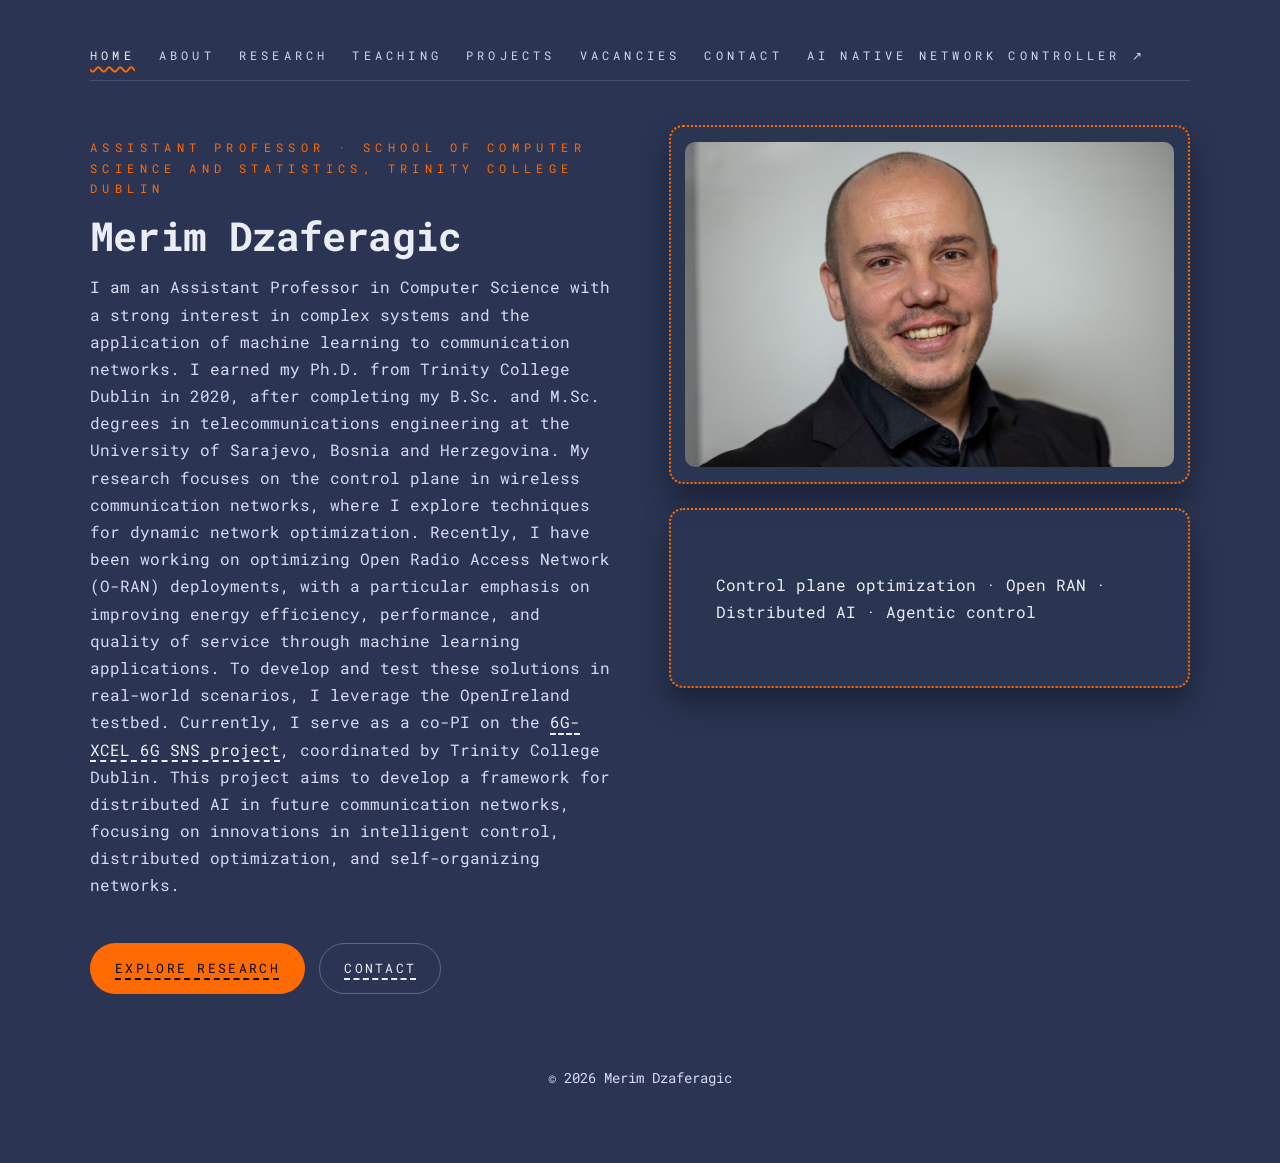
<file: index.html>
<!doctype html>
<html lang="en">
  <head>
    <meta charset="utf-8" />
    <meta name="viewport" content="width=device-width, initial-scale=1" />
    <title>Merim Dzaferagic — Computer Science · Trinity College Dublin</title>
    <meta
      name="description"
      content="Assistant Professor Merim Dzaferagic studies complex systems, machine learning, and communication networks at Trinity College Dublin."
    />
    <link rel="preconnect" href="https://fonts.googleapis.com" />
    <link rel="preconnect" href="https://fonts.gstatic.com" crossorigin />
    <link rel="stylesheet" href="styles.css" />
  </head>
  <body>
    <a class="skip-link" href="#main-content">Skip to main content</a>
    <div class="page-shell">
      <header class="site-header">
        <input type="checkbox" id="nav-toggle" class="nav-toggle-checkbox" />
        <label for="nav-toggle" class="nav-toggle" aria-label="Toggle navigation">
          <span class="nav-toggle-icon" aria-hidden="true"></span>
        </label>
        <nav class="site-nav" aria-label="Primary">
          <a href="index.html" class="active" aria-current="page">Home</a>
          <a href="about.html">About</a>
          <a href="research.html">Research</a>
          <a href="teaching.html">Teaching</a>
          <a href="projects.html">Projects</a>
          <a href="vacancies.html">Vacancies</a>
          <a href="contact.html">Contact</a>
          <a href="https://merimdzaferagic.github.io/ai_nn_controller/index.html" target="_blank" rel="noreferrer">AI Native Network Controller ↗</a>
        </nav>
      </header>

      <main id="main-content">
        <section class="hero">
          <div class="hero-content">
            <p class="eyebrow">Assistant Professor · School of Computer Science and Statistics, Trinity College Dublin</p>
            <h1>Merim Dzaferagic</h1>
            <p class="intro">
              I am an Assistant Professor in Computer Science with a strong interest in complex systems and the application of machine learning to communication networks. I earned my Ph.D. from Trinity College Dublin in 2020, after completing my B.Sc. and M.Sc. degrees in telecommunications engineering at the University of Sarajevo, Bosnia and Herzegovina. My research focuses on the control plane in wireless communication networks, where I explore techniques for dynamic network optimization. Recently, I have been working on optimizing Open Radio Access Network (O-RAN) deployments, with a particular emphasis on improving energy efficiency, performance, and quality of service through machine learning applications. To develop and test these solutions in real-world scenarios, I leverage the OpenIreland testbed. Currently, I serve as a co-PI on the <a href="https://www.6g-xcel.eu/" target="_blank" rel="noreferrer">6G-XCEL 6G SNS project</a>, coordinated by Trinity College Dublin. This project aims to develop a framework for distributed AI in future communication networks, focusing on innovations in intelligent control, distributed optimization, and self-organizing networks.
            </p>
            <div class="hero-actions">
              <a class="btn primary" href="research.html">Explore research</a>
              <a class="btn ghost" href="contact.html">Contact</a>
            </div>
          </div>
          <div class="hero-media">
            <div class="hero-image">
              <img
                src="assets/img/profile.jpg"
                alt="Portrait of Merim Dzaferagic"
                loading="lazy"
              />
            </div>
            <div class="hero-card">
              <p>
                Control plane optimization · Open RAN · Distributed AI · Agentic control
              </p>
              <div class="hero-card-meta">
              </div>
            </div>
          </div>
        </section>
      </main>

      <footer class="site-footer">
        <p>© 2026 Merim Dzaferagic</p>
      </footer>
    </div>
  </body>
</html>
</file>
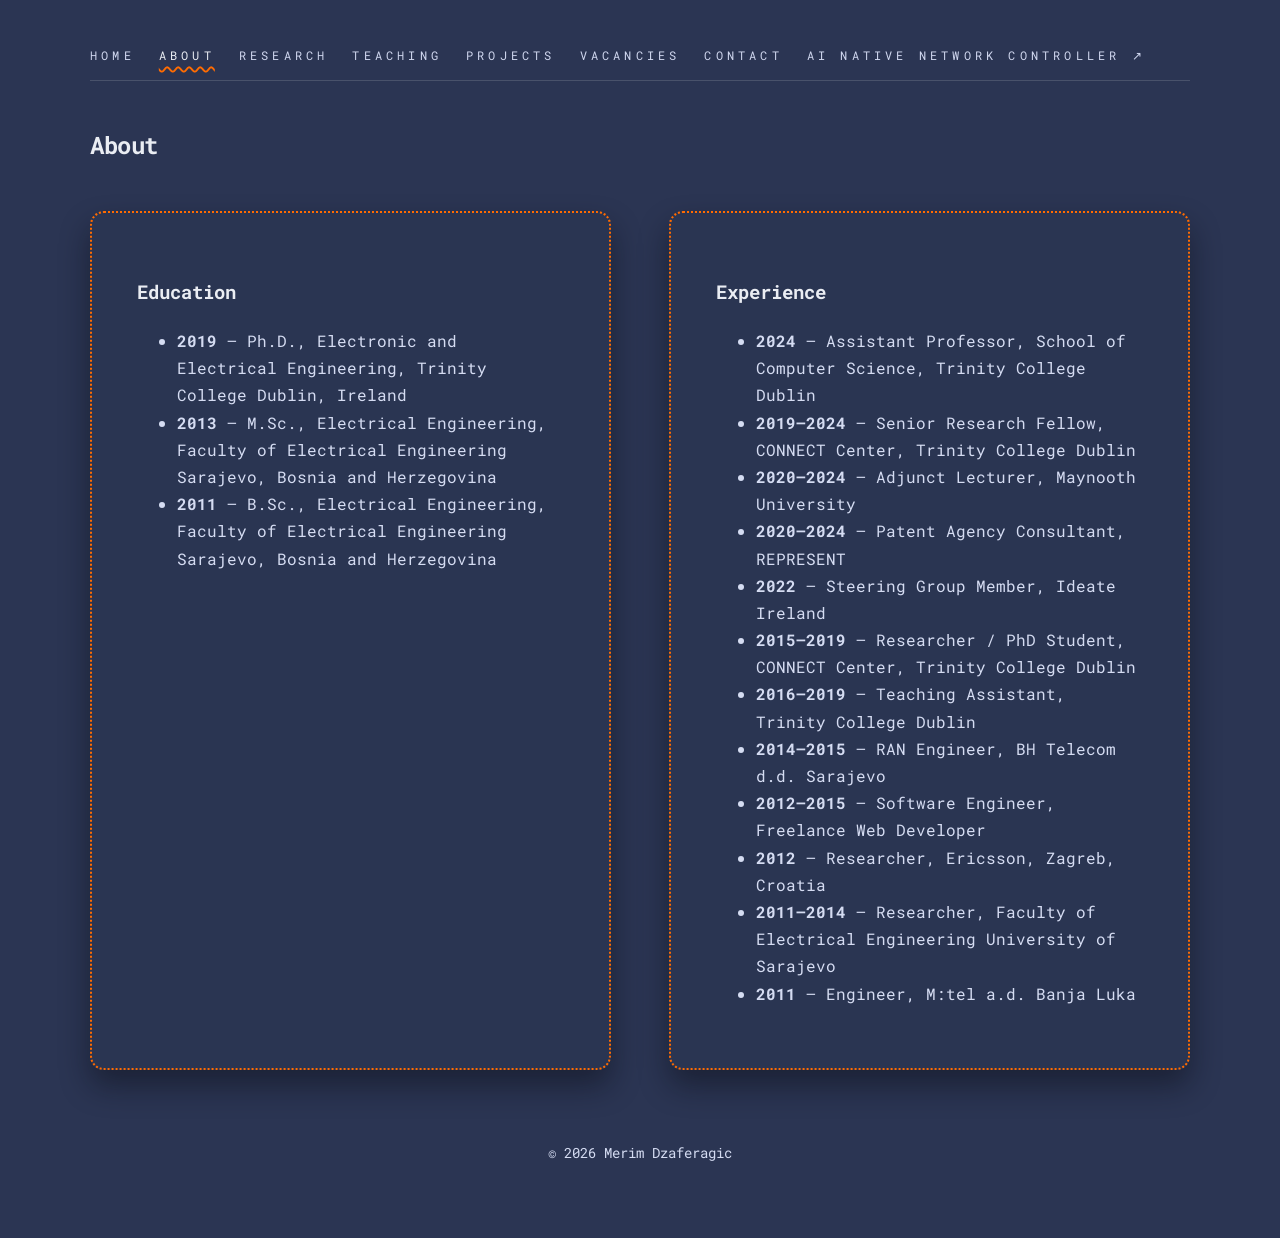
<file: about.html>
<!doctype html>
<html lang="en">
  <head>
    <meta charset="utf-8" />
    <meta name="viewport" content="width=device-width, initial-scale=1" />
    <title>About · Merim Dzaferagic</title>
    <meta
      name="description"
      content="Education, experience, and trajectory of Assistant Professor Merim Dzaferagic at Trinity College Dublin."
    />
    <link rel="preconnect" href="https://fonts.googleapis.com" />
    <link rel="preconnect" href="https://fonts.gstatic.com" crossorigin />
    <link rel="stylesheet" href="styles.css" />
  </head>
  <body>
    <a class="skip-link" href="#main-content">Skip to main content</a>
    <div class="page-shell">
      <header class="site-header">
        <input type="checkbox" id="nav-toggle" class="nav-toggle-checkbox" />
        <label for="nav-toggle" class="nav-toggle" aria-label="Toggle navigation">
          <span class="nav-toggle-icon" aria-hidden="true"></span>
        </label>
        <nav class="site-nav" aria-label="Primary">
          <a href="index.html">Home</a>
          <a href="about.html" class="active" aria-current="page">About</a>
          <a href="research.html">Research</a>
          <a href="teaching.html">Teaching</a>
          <a href="projects.html">Projects</a>
          <a href="vacancies.html">Vacancies</a>
          <a href="contact.html">Contact</a>
          <a href="https://merimdzaferagic.github.io/ai_nn_controller/index.html" target="_blank" rel="noreferrer">AI Native Network Controller ↗</a>
        </nav>
      </header>

      <main id="main-content">
        <section class="section">
          <div class="section-heading">
            <h1>About</h1>
            <p class="section-subtitle">
            </p>
          </div>
          <div class="about-grid">
            <div class="card">
              <h3>Education</h3>
              <ul>
                <li><strong>2019</strong> — Ph.D., Electronic and Electrical Engineering, Trinity College Dublin, Ireland</li>
                <li><strong>2013</strong> — M.Sc., Electrical Engineering, Faculty of Electrical Engineering Sarajevo, Bosnia and Herzegovina</li>
                <li><strong>2011</strong> — B.Sc., Electrical Engineering, Faculty of Electrical Engineering Sarajevo, Bosnia and Herzegovina</li>
              </ul>
            </div>
            <div class="card">
              <h3>Experience</h3>
              <ul>
                <li><strong>2024</strong> — Assistant Professor, School of Computer Science, Trinity College Dublin</li>
                <li><strong>2019–2024</strong> — Senior Research Fellow, CONNECT Center, Trinity College Dublin</li>
                <li><strong>2020–2024</strong> — Adjunct Lecturer, Maynooth University</li>
                <li><strong>2020–2024</strong> — Patent Agency Consultant, REPRESENT</li>
                <li><strong>2022</strong> — Steering Group Member, Ideate Ireland</li>
                <li><strong>2015–2019</strong> — Researcher / PhD Student, CONNECT Center, Trinity College Dublin</li>
                <li><strong>2016–2019</strong> — Teaching Assistant, Trinity College Dublin</li>
                <li><strong>2014–2015</strong> — RAN Engineer, BH Telecom d.d. Sarajevo</li>
                <li><strong>2012–2015</strong> — Software Engineer, Freelance Web Developer</li>
                <li><strong>2012</strong> — Researcher, Ericsson, Zagreb, Croatia</li>
                <li><strong>2011–2014</strong> — Researcher, Faculty of Electrical Engineering University of Sarajevo</li>
                <li><strong>2011</strong> — Engineer, M:tel a.d. Banja Luka</li>
              </ul>
            </div>
          </div>
        </section>
      </main>

      <footer class="site-footer">
        <p>© 2026 Merim Dzaferagic</p>
      </footer>
    </div>
  </body>
</html>
</file>
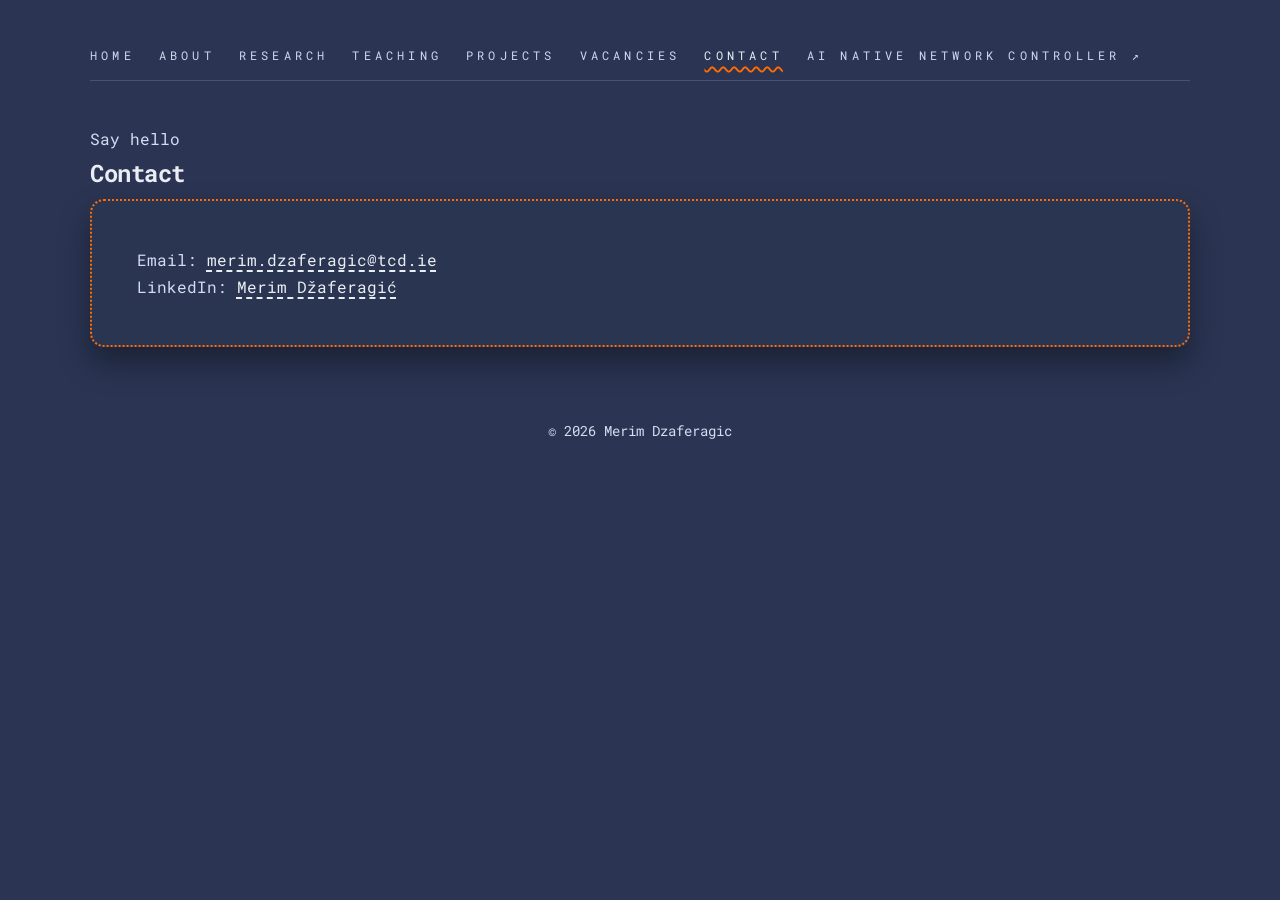
<file: contact.html>
<!doctype html>
<html lang="en">
  <head>
    <meta charset="utf-8" />
    <meta name="viewport" content="width=device-width, initial-scale=1" />
    <title>Contact · Merim Dzaferagic</title>
    <meta
      name="description"
      content="Contact Assistant Professor Merim Dzaferagic by email or LinkedIn for collaboration on distributed AI and wireless systems."
    />
    <link rel="preconnect" href="https://fonts.googleapis.com" />
    <link rel="preconnect" href="https://fonts.gstatic.com" crossorigin />
    <link rel="stylesheet" href="styles.css" />
  </head>
  <body>
    <a class="skip-link" href="#main-content">Skip to main content</a>
    <div class="page-shell">
      <header class="site-header">
        <input type="checkbox" id="nav-toggle" class="nav-toggle-checkbox" />
        <label for="nav-toggle" class="nav-toggle" aria-label="Toggle navigation">
          <span class="nav-toggle-icon" aria-hidden="true"></span>
        </label>
        <nav class="site-nav" aria-label="Primary">
          <a href="index.html">Home</a>
          <a href="about.html">About</a>
          <a href="research.html">Research</a>
          <a href="teaching.html">Teaching</a>
          <a href="projects.html">Projects</a>
          <a href="vacancies.html">Vacancies</a>
          <a href="contact.html" class="active" aria-current="page">Contact</a>
          <a href="https://merimdzaferagic.github.io/ai_nn_controller/index.html" target="_blank" rel="noreferrer">AI Native Network Controller ↗</a>
        </nav>
      </header>

      <main id="main-content">
        <section class="section">
          <div class="section-heading">
            <p class="eyebrow">Say hello</p>
            <h1>Contact</h1>
          </div>
          <div class="card contact-card">
            <p>
              Email: <a href="mailto:merim.dzaferagic@tcd.ie">merim.dzaferagic@tcd.ie</a>
            </p>
            <p>
              LinkedIn: <a href="https://www.linkedin.com/in/merim-džaferagić-71500198" target="_blank" rel="noreferrer">Merim Džaferagić</a>
            </p>
          </div>
        </section>
      </main>

      <footer class="site-footer">
        <p>© 2026 Merim Dzaferagic</p>
      </footer>
    </div>
  </body>
</html>
</file>
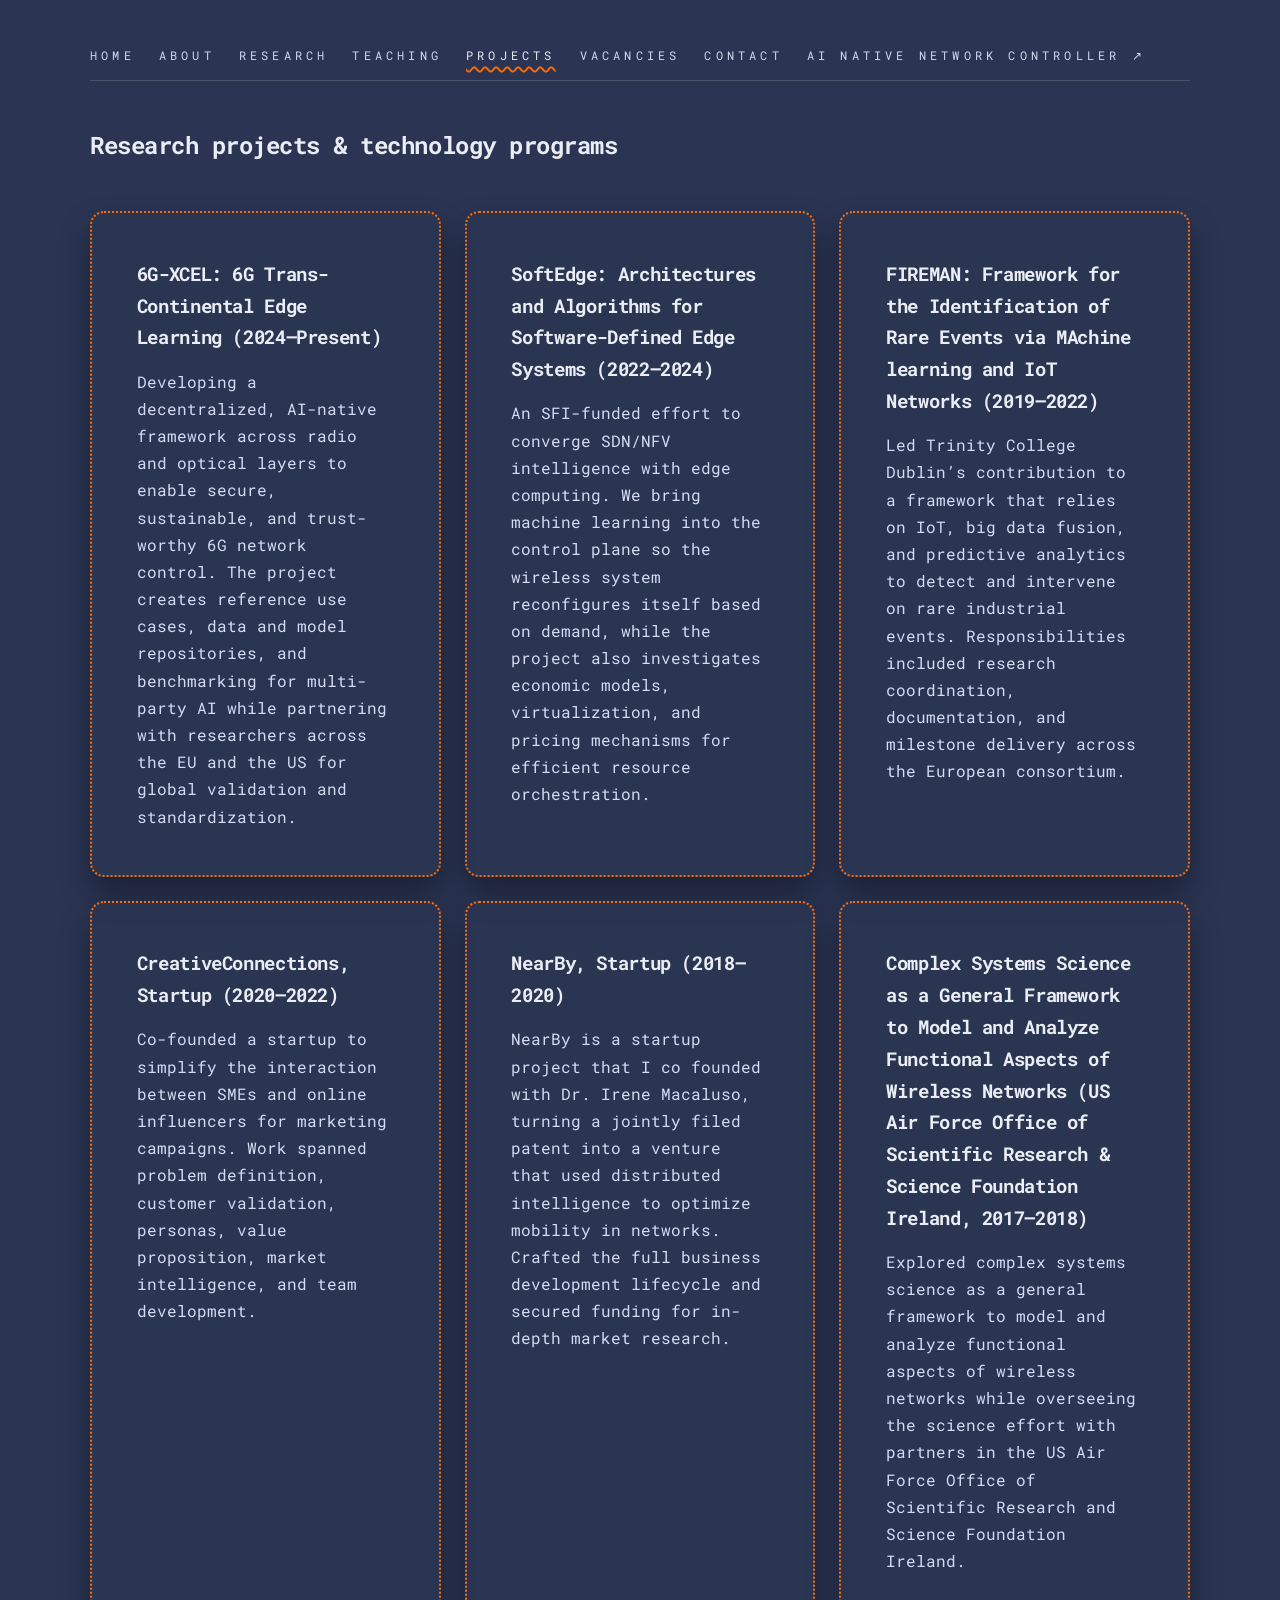
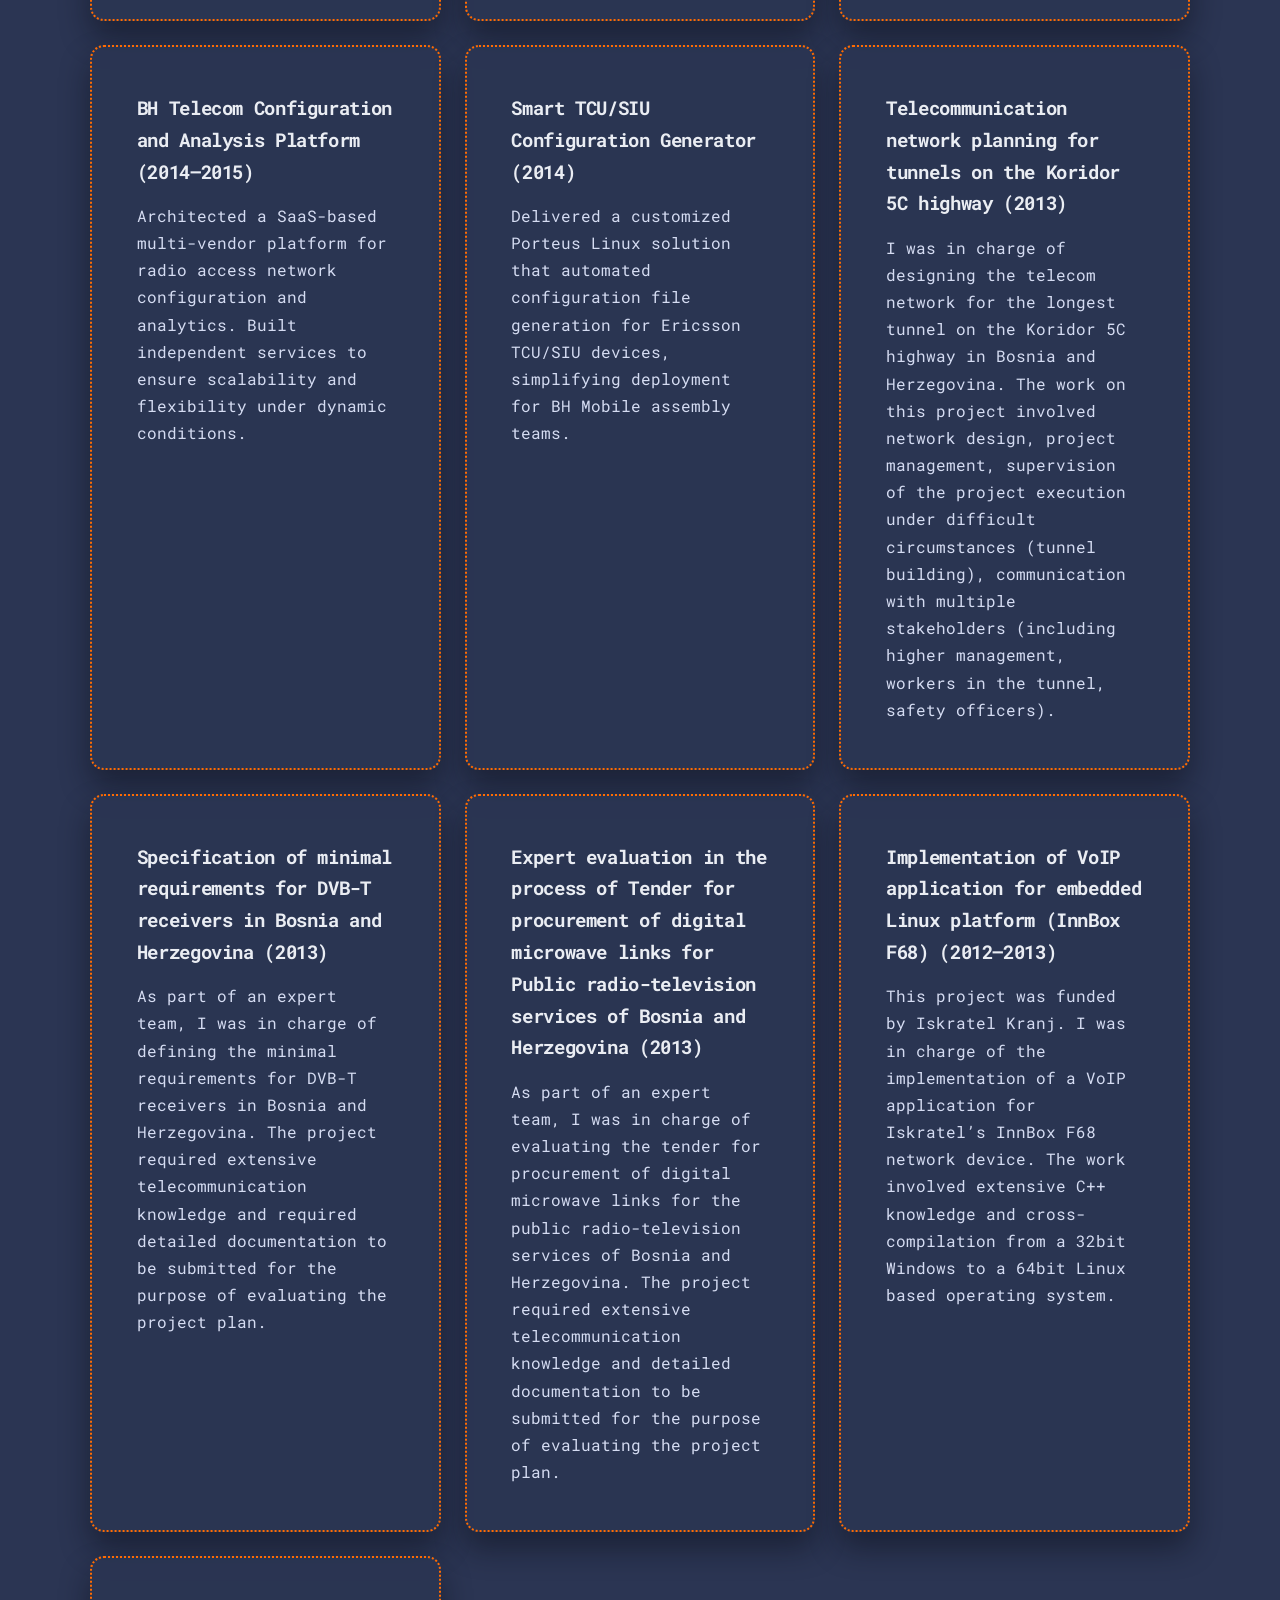
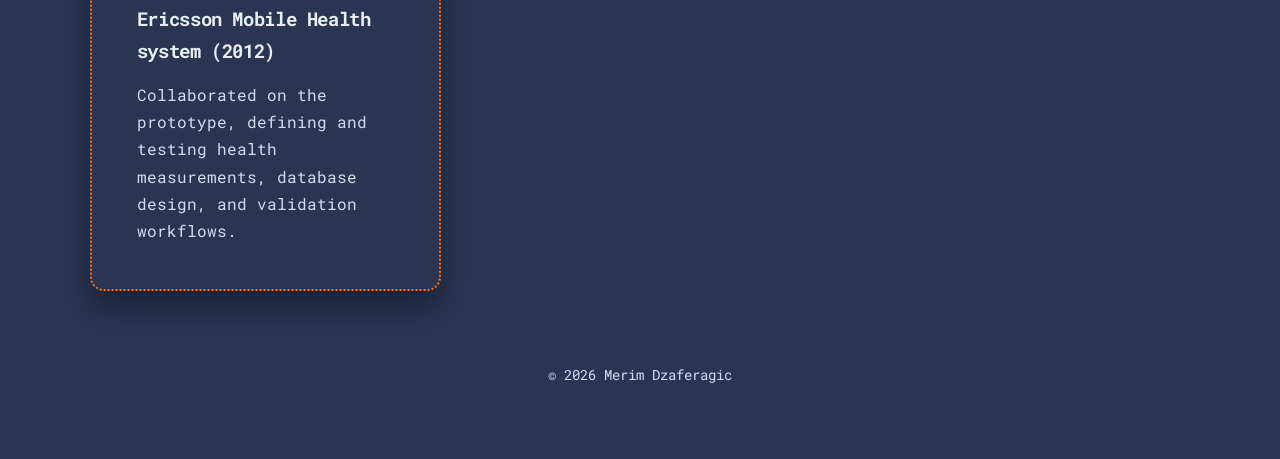
<file: projects.html>
<!doctype html>
<html lang="en">
  <head>
    <meta charset="utf-8" />
    <meta name="viewport" content="width=device-width, initial-scale=1" />
    <title>Projects · Merim Dzaferagic</title>
    <meta
      name="description"
      content="Research projects and technology programs led or contributed to by Merim Dzaferagic in complex systems and AI-driven networking."
    />
    <link rel="preconnect" href="https://fonts.googleapis.com" />
    <link rel="preconnect" href="https://fonts.gstatic.com" crossorigin />
    <link rel="stylesheet" href="styles.css" />
  </head>
  <body>
    <a class="skip-link" href="#main-content">Skip to main content</a>
    <div class="page-shell">
      <header class="site-header">
        <input type="checkbox" id="nav-toggle" class="nav-toggle-checkbox" />
        <label for="nav-toggle" class="nav-toggle" aria-label="Toggle navigation">
          <span class="nav-toggle-icon" aria-hidden="true"></span>
        </label>
        <nav class="site-nav" aria-label="Primary">
          <a href="index.html">Home</a>
          <a href="about.html">About</a>
          <a href="research.html">Research</a>
          <a href="teaching.html">Teaching</a>
          <a href="projects.html" class="active" aria-current="page">Projects</a>
          <a href="vacancies.html">Vacancies</a>
          <a href="contact.html">Contact</a>
          <a href="https://merimdzaferagic.github.io/ai_nn_controller/index.html" target="_blank" rel="noreferrer">AI Native Network Controller ↗</a>
        </nav>
      </header>

      <main id="main-content">
        <section class="section">
          <div class="section-heading">
            <h1>Research projects &amp; technology programs</h1>
            <p class="section-subtitle">
            </p>
          </div>
          <div class="cards-grid">
            <article class="card">
              <header>
                <h3>6G-XCEL: 6G Trans-Continental Edge Learning (2024–Present)</h3>
              </header>
              <p>
                Developing a decentralized, AI-native framework across radio and optical layers to enable secure,
                sustainable, and trust-worthy 6G network control. The project creates reference use cases, data and
                model repositories, and benchmarking for multi-party AI while partnering with researchers across the EU
                and the US for global validation and standardization.
              </p>
            </article>

            <article class="card">
              <header>
                <h3>SoftEdge: Architectures and Algorithms for Software-Defined Edge Systems (2022–2024)</h3>
              </header>
              <p>
                An SFI-funded effort to converge SDN/NFV intelligence with edge computing. We bring machine learning into
                the control plane so the wireless system reconfigures itself based on demand, while the project also
                investigates economic models, virtualization, and pricing mechanisms for efficient resource orchestration.
              </p>
            </article>

            <article class="card">
              <header>
                <h3>FIREMAN: Framework for the Identification of Rare Events via MAchine learning and IoT Networks (2019–2022)</h3>
              </header>
              <p>
                Led Trinity College Dublin’s contribution to a framework that relies on IoT, big data fusion, and predictive
                analytics to detect and intervene on rare industrial events. Responsibilities included research coordination,
                documentation, and milestone delivery across the European consortium.
              </p>
            </article>

            <article class="card">
              <header>
                <h3>CreativeConnections, Startup (2020–2022)</h3>
              </header>
              <p>
                Co-founded a startup to simplify the interaction between SMEs and online influencers for marketing campaigns.
                Work spanned problem definition, customer validation, personas, value proposition, market intelligence, and team
                development.
              </p>
            </article>

            <article class="card">
              <header>
                <h3>NearBy, Startup (2018–2020)</h3>
              </header>
              <p>
                NearBy is a startup project that I co founded with Dr. Irene Macaluso, turning a jointly filed patent into a venture that used distributed intelligence to optimize mobility in networks.
                Crafted the full business development lifecycle and secured funding for in-depth market research.
              </p>
            </article>

            <article class="card">
              <header>
                <h3>Complex Systems Science as a General Framework to Model and Analyze Functional Aspects of Wireless Networks (US Air Force Office of Scientific Research &amp; Science Foundation Ireland, 2017–2018)</h3>
              </header>
              <p>
                Explored complex systems science as a general framework to model and analyze functional aspects of wireless networks while
                overseeing the science effort with partners in the US Air Force Office of Scientific Research and Science Foundation Ireland.
              </p>
            </article>

            <article class="card">
              <header>
                <h3>BH Telecom Configuration and Analysis Platform (2014–2015)</h3>
              </header>
              <p>
                Architected a SaaS-based multi-vendor platform for radio access network configuration and analytics. Built independent services to
                ensure scalability and flexibility under dynamic conditions.
              </p>
            </article>

            <article class="card">
              <header>
                <h3>Smart TCU/SIU Configuration Generator (2014)</h3>
              </header>
              <p>
                Delivered a customized Porteus Linux solution that automated configuration file generation for Ericsson TCU/SIU devices,
                simplifying deployment for BH Mobile assembly teams.
              </p>
            </article>

            <article class="card">
              <header>
                <h3>Telecommunication network planning for tunnels on the Koridor 5C highway (2013)</h3>
              </header>
              <p>
                I was in charge of designing the telecom network for the longest tunnel on the Koridor 5C highway in Bosnia and Herzegovina.
                The work on this project involved network design, project management, supervision of the project execution under difficult
                circumstances (tunnel building), communication with multiple stakeholders (including higher management, workers in the tunnel,
                safety officers).
              </p>
            </article>

            <article class="card">
              <header>
                <h3>Specification of minimal requirements for DVB-T receivers in Bosnia and Herzegovina (2013)</h3>
              </header>
              <p>
                As part of an expert team, I was in charge of defining the minimal requirements for DVB-T receivers in Bosnia and Herzegovina.
                The project required extensive telecommunication knowledge and required detailed documentation to be submitted for the purpose of
                evaluating the project plan.
              </p>
            </article>

            <article class="card">
              <header>
                <h3>Expert evaluation in the process of Tender for procurement of digital microwave links for Public radio-television services of Bosnia and Herzegovina (2013)</h3>
              </header>
              <p>
                As part of an expert team, I was in charge of evaluating the tender for procurement of digital microwave links for the public
                radio-television services of Bosnia and Herzegovina. The project required extensive telecommunication knowledge and detailed
                documentation to be submitted for the purpose of evaluating the project plan.
              </p>
            </article>

            <article class="card">
              <header>
                <h3>Implementation of VoIP application for embedded Linux platform (InnBox F68) (2012–2013)</h3>
              </header>
              <p>
                This project was funded by Iskratel Kranj. I was in charge of the implementation of a VoIP application for Iskratel’s InnBox F68
                network device. The work involved extensive C++ knowledge and cross-compilation from a 32bit Windows to a 64bit Linux based
                operating system.
              </p>
            </article>

            <article class="card">
              <header>
                <h3>Ericsson Mobile Health system (2012)</h3>
              </header>
              <p>
                Collaborated on the prototype, defining and testing health measurements, database design, and validation workflows.
              </p>
            </article>
          </div>
        </section>
      </main>

      <footer class="site-footer">
        <p>© 2026 Merim Dzaferagic</p>
      </footer>
    </div>
  </body>
</html>
</file>
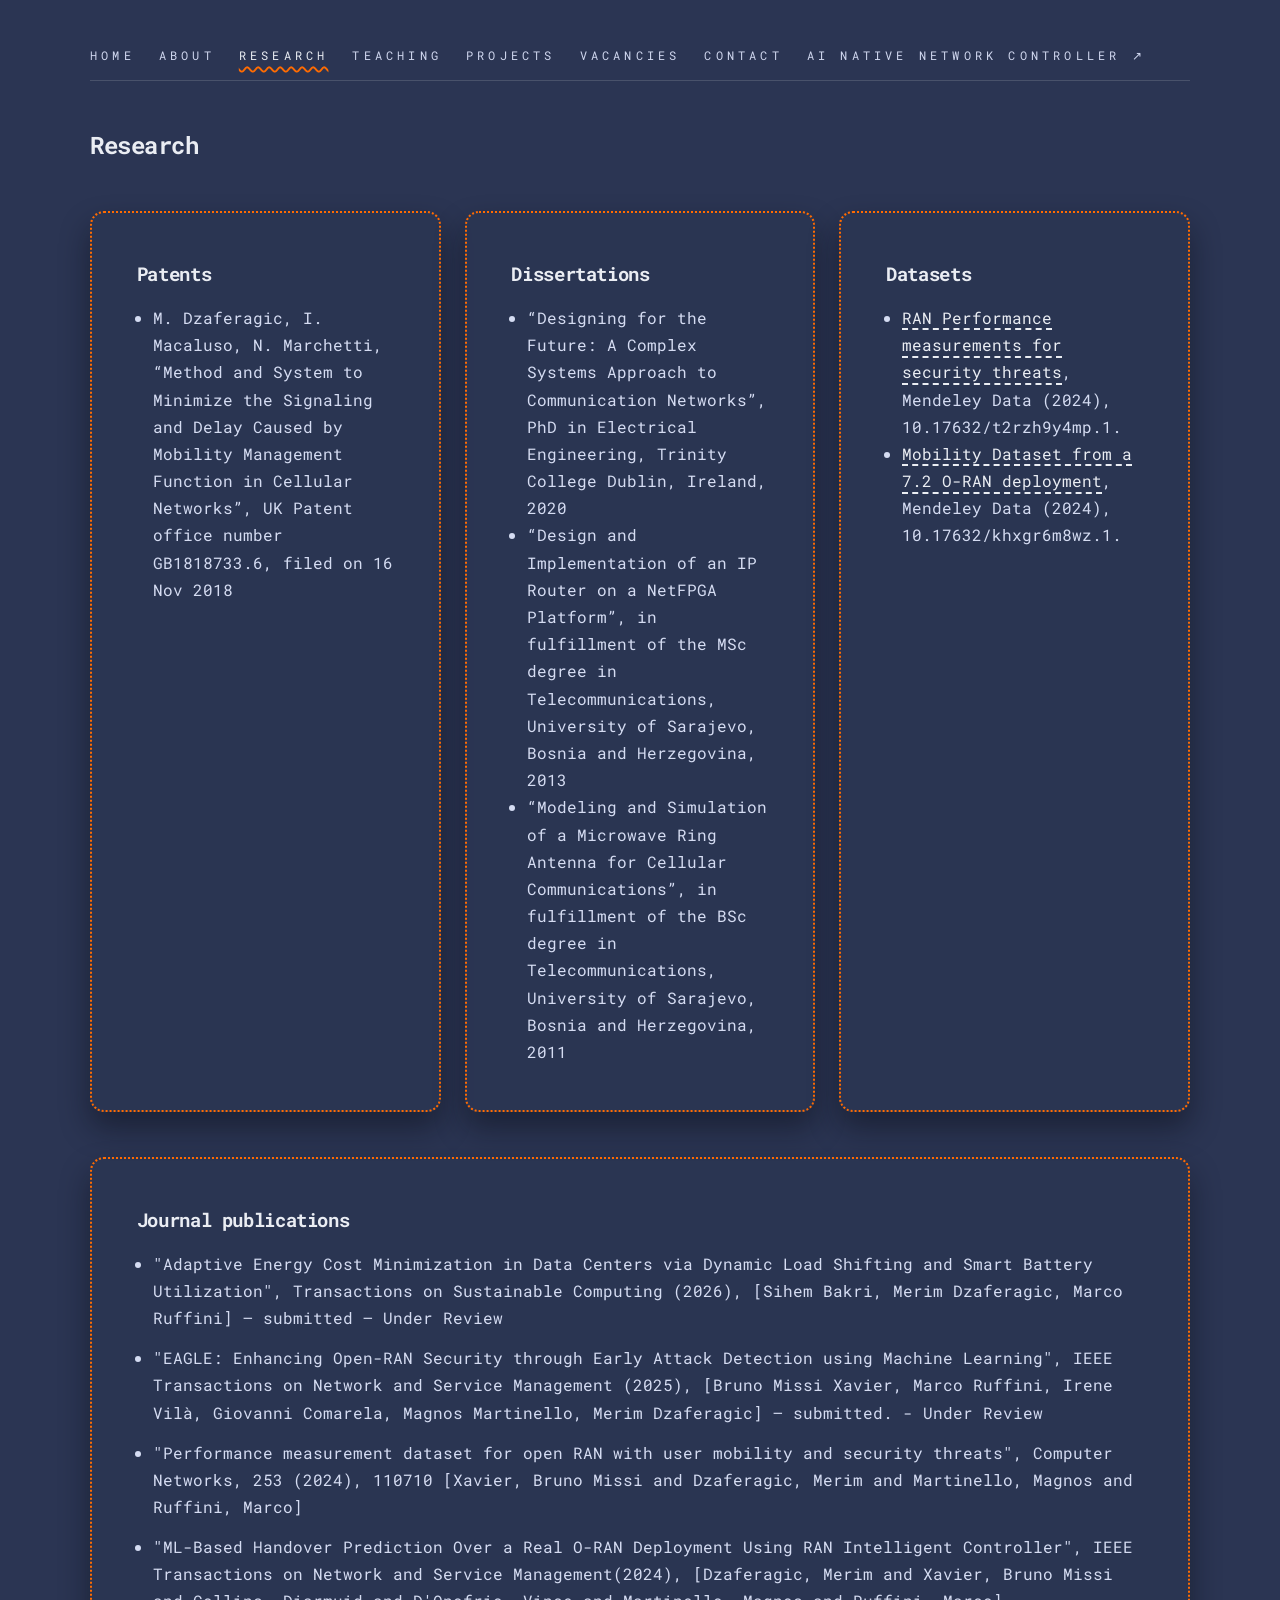
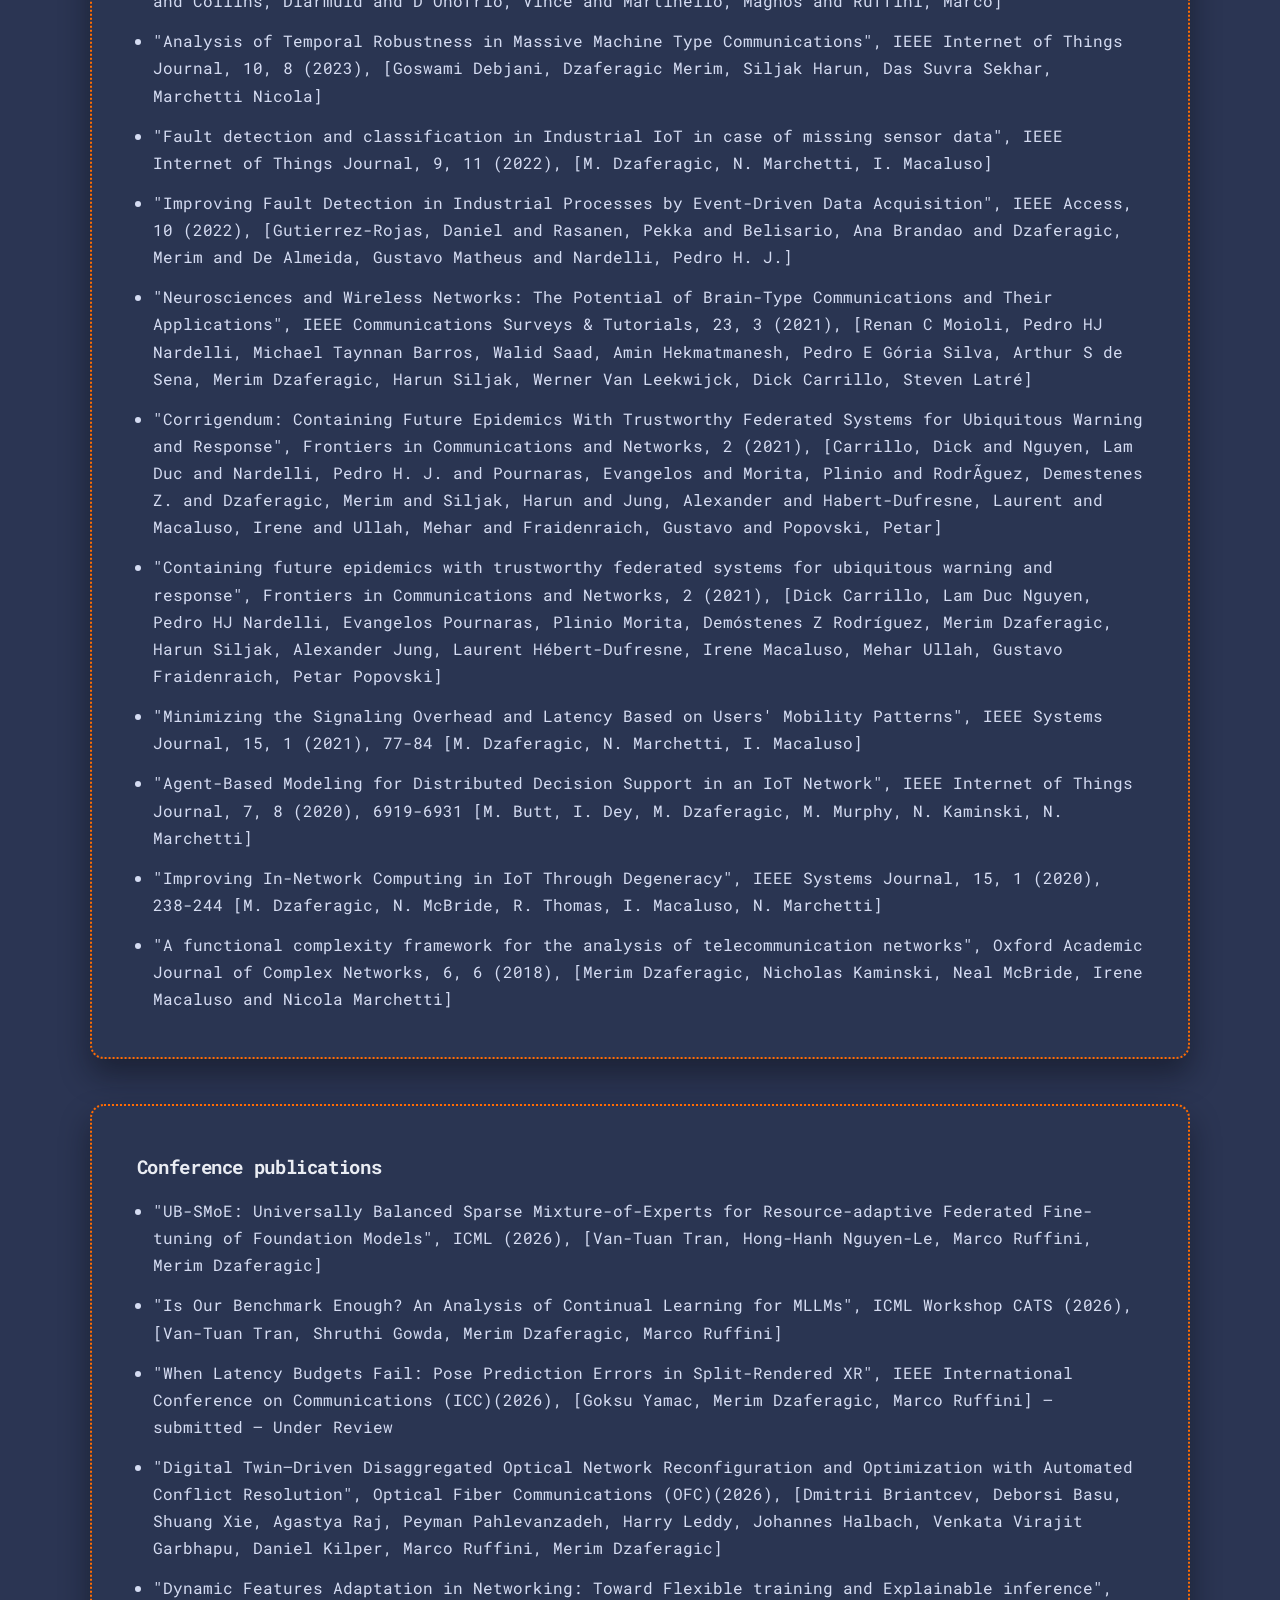
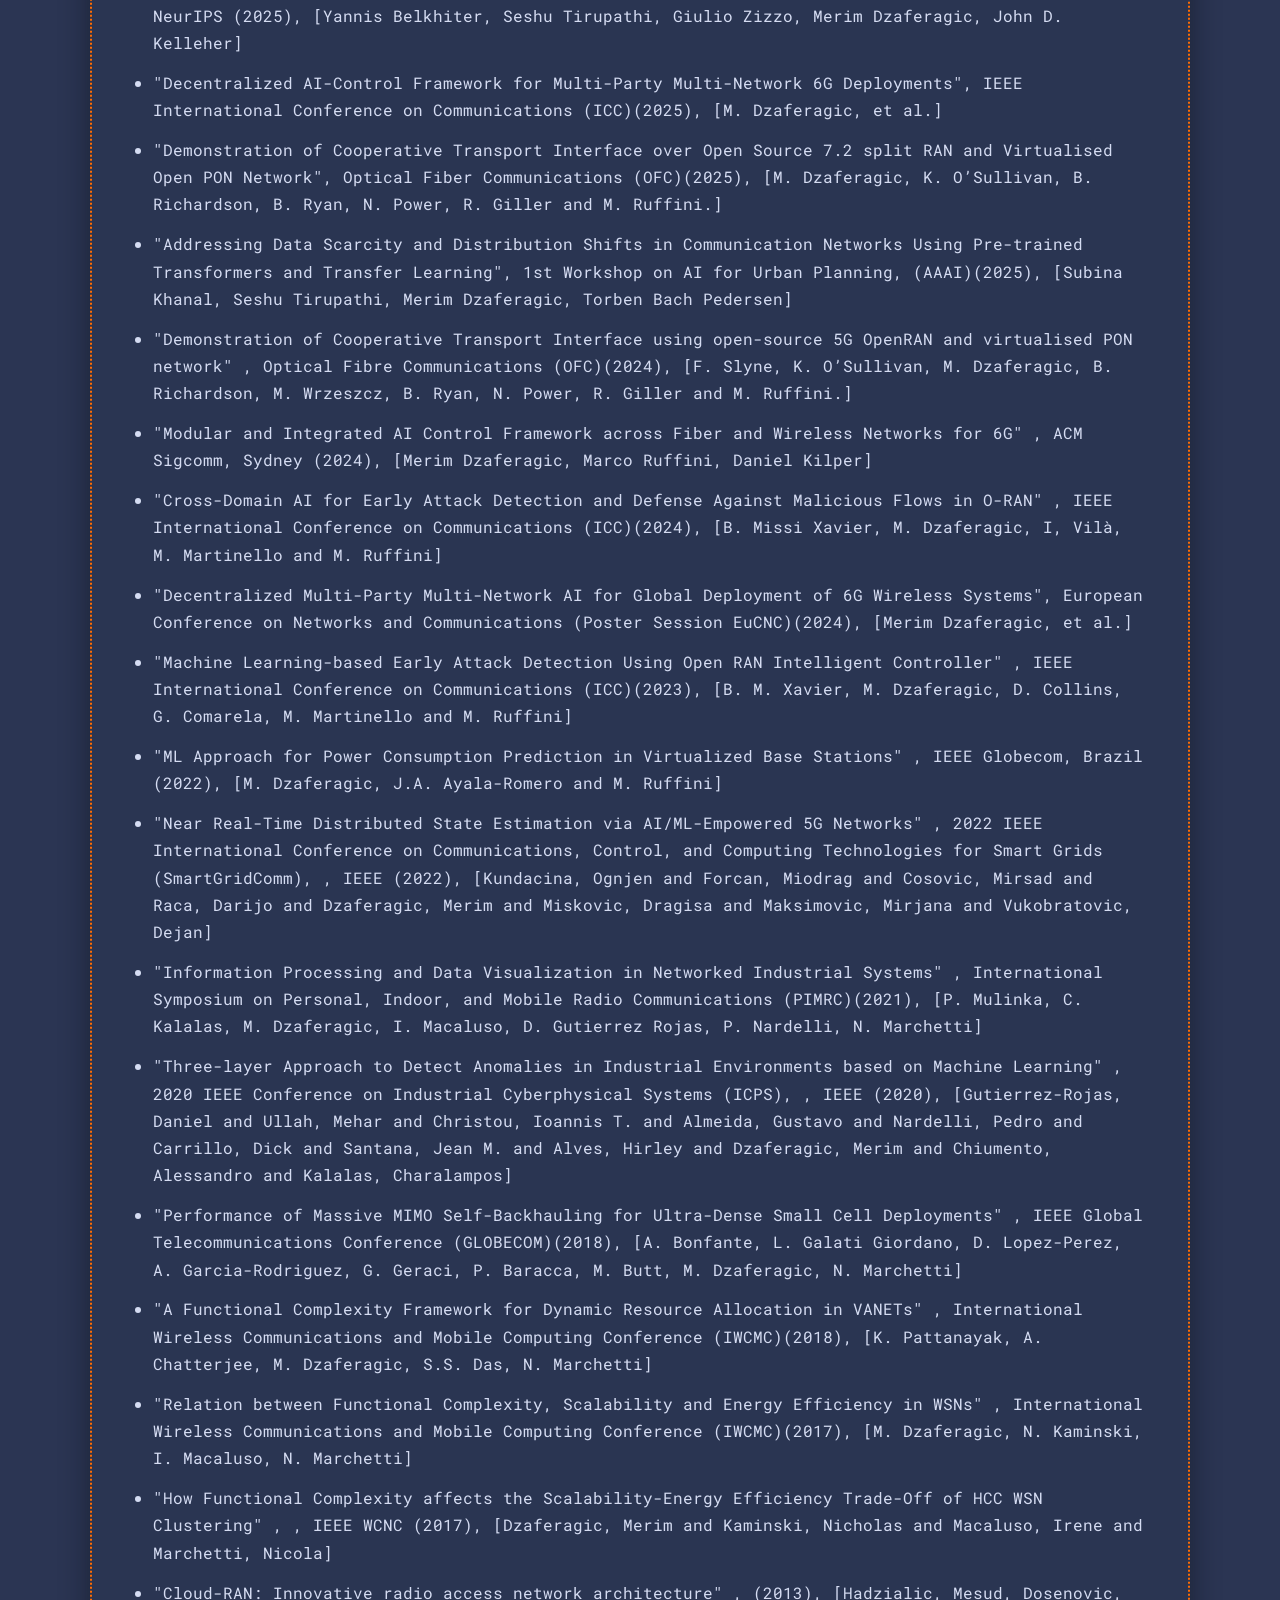
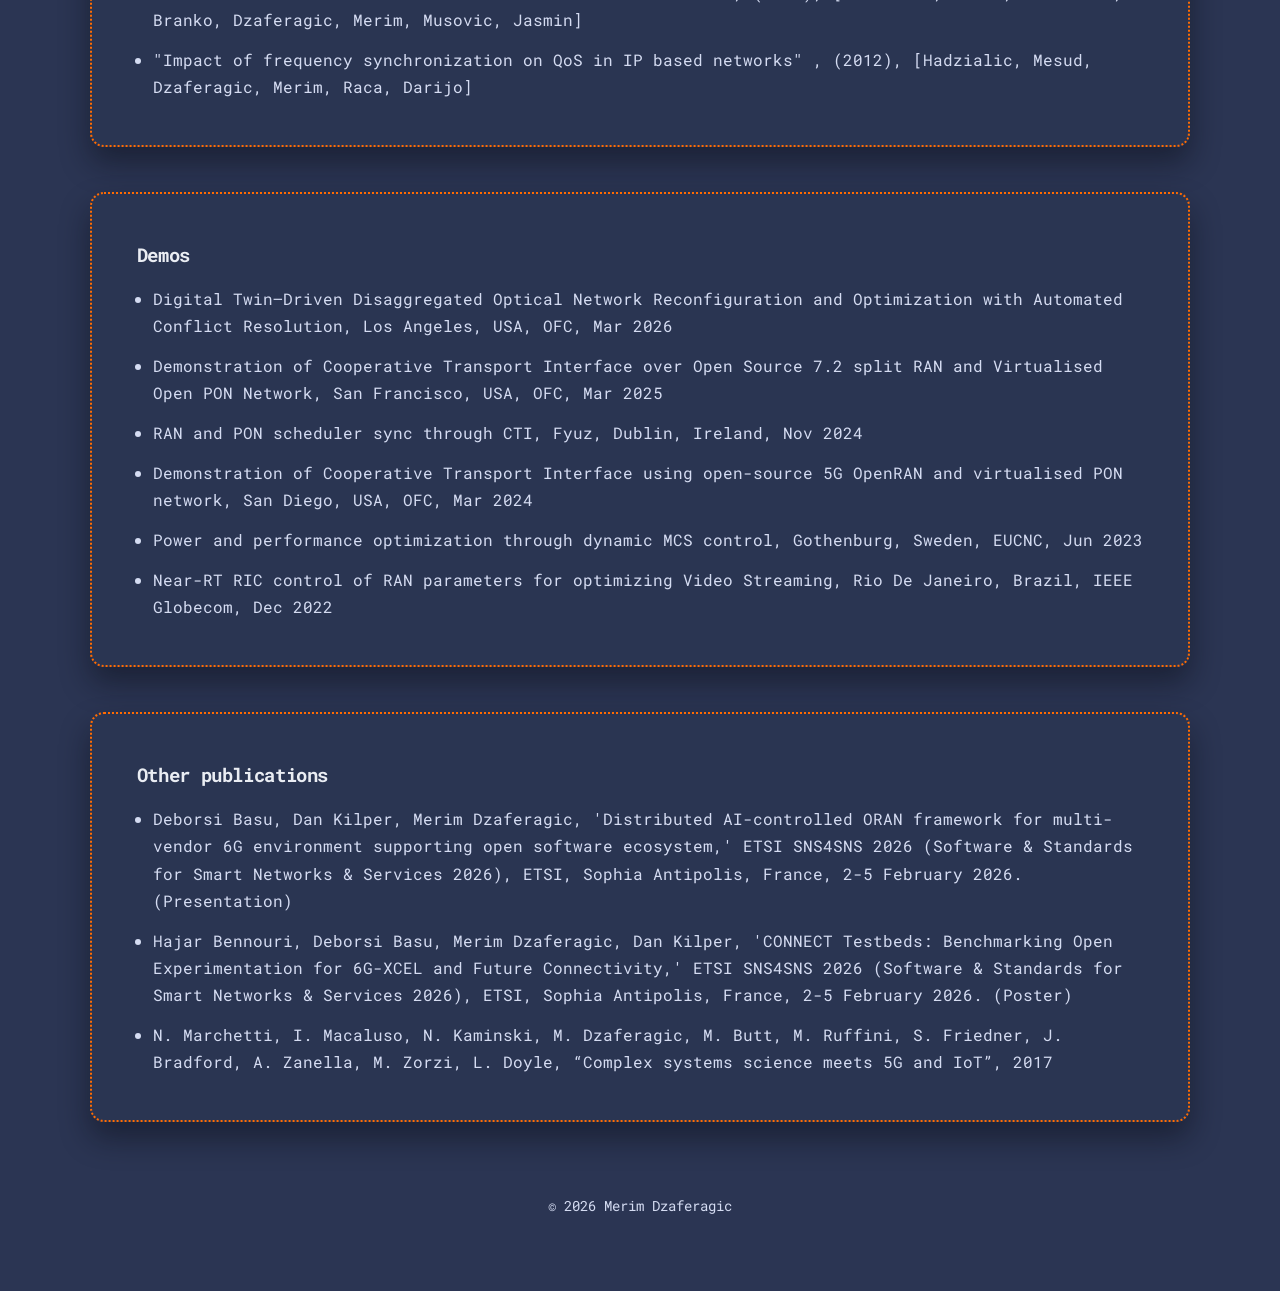
<file: research.html>
<!doctype html>
<html lang="en">
  <head>
    <meta charset="utf-8" />
    <meta name="viewport" content="width=device-width, initial-scale=1" />
    <title>Research · Merim Dzaferagic</title>
    <meta
      name="description"
      content="Patents, datasets, and peer-reviewed publications by Merim Dzaferagic in wireless networking and distributed AI."
    />
    <link rel="preconnect" href="https://fonts.googleapis.com" />
    <link rel="preconnect" href="https://fonts.gstatic.com" crossorigin />
    <link rel="stylesheet" href="styles.css" />
  </head>
  <body>
    <a class="skip-link" href="#main-content">Skip to main content</a>
    <div class="page-shell">
      <header class="site-header">
        <input type="checkbox" id="nav-toggle" class="nav-toggle-checkbox" />
        <label for="nav-toggle" class="nav-toggle" aria-label="Toggle navigation">
          <span class="nav-toggle-icon" aria-hidden="true"></span>
        </label>
        <nav class="site-nav" aria-label="Primary">
          <a href="index.html">Home</a>
          <a href="about.html">About</a>
          <a href="research.html" class="active" aria-current="page">Research</a>
          <a href="teaching.html">Teaching</a>
          <a href="projects.html">Projects</a>
          <a href="vacancies.html">Vacancies</a>
          <a href="contact.html">Contact</a>
          <a href="https://merimdzaferagic.github.io/ai_nn_controller/index.html" target="_blank" rel="noreferrer">AI Native Network Controller ↗</a>
        </nav>
      </header>

      <main id="main-content">
        <section class="section">
          <div class="section-heading">
            <h1>Research</h1>
            <p class="section-subtitle">
            </p>
          </div>

          <div class="research-grid">
            <article>
              <h3>Patents</h3>
              <ul>
                <li>
                  M. Dzaferagic, I. Macaluso, N. Marchetti, “Method and System to Minimize the Signaling and Delay Caused by Mobility Management Function in Cellular Networks”, UK Patent office number GB1818733.6, filed on 16 Nov 2018
                </li>
              </ul>
            </article>

            <article>
              <h3>Dissertations</h3>
              <ul>
                <li>“Designing for the Future: A Complex Systems Approach to Communication Networks”, PhD in Electrical Engineering, Trinity College Dublin, Ireland, 2020</li>
                <li>“Design and Implementation of an IP Router on a NetFPGA Platform”, in fulfillment of the MSc degree in Telecommunications, University of Sarajevo, Bosnia and Herzegovina, 2013</li>
                <li>“Modeling and Simulation of a Microwave Ring Antenna for Cellular Communications”, in fulfillment of the BSc degree in Telecommunications, University of Sarajevo, Bosnia and Herzegovina, 2011</li>
              </ul>
            </article>

            <article>
              <h3>Datasets</h3>
              <ul>
                <li><a href="https://data.mendeley.com/datasets/t2rzh9y4mp/1" target="_blank" rel="noreferrer">RAN Performance measurements for security threats</a>, Mendeley Data (2024), 10.17632/t2rzh9y4mp.1.</li>
                <li><a href="https://data.mendeley.com/datasets/khxgr6m8wz/1" target="_blank" rel="noreferrer">Mobility Dataset from a 7.2 O-RAN deployment</a>, Mendeley Data (2024), 10.17632/khxgr6m8wz.1.</li>
              </ul>
            </article>
          </div>

          <div class="publication-group">
            <h3>Journal publications</h3>
            <ul>
              <li>"Adaptive Energy Cost Minimization in Data Centers via Dynamic Load Shifting and Smart Battery Utilization", Transactions on Sustainable Computing (2026), [Sihem Bakri, Merim Dzaferagic, Marco Ruffini] – submitted – Under Review</li>
              <li>"EAGLE: Enhancing Open-RAN Security through Early Attack Detection using Machine Learning", IEEE Transactions on Network and Service Management (2025), [Bruno Missi Xavier, Marco Ruffini, Irene Vilà, Giovanni Comarela, Magnos Martinello, Merim Dzaferagic] – submitted. - Under Review</li>
              <li>"Performance measurement dataset for open RAN with user mobility and security threats", Computer Networks, 253 (2024), 110710 [Xavier, Bruno Missi and Dzaferagic, Merim and Martinello, Magnos and Ruffini, Marco]</li>
              <li>"ML-Based Handover Prediction Over a Real O-RAN Deployment Using RAN Intelligent Controller", IEEE Transactions on Network and Service Management(2024), [Dzaferagic, Merim and Xavier, Bruno Missi and Collins, Diarmuid and D'Onofrio, Vince and Martinello, Magnos and Ruffini, Marco]</li>
              <li>"Analysis of Temporal Robustness in Massive Machine Type Communications", IEEE Internet of Things Journal, 10, 8 (2023),  [Goswami Debjani, Dzaferagic Merim, Siljak Harun, Das Suvra Sekhar, Marchetti Nicola]</li>
              <li>"Fault detection and classification in Industrial IoT in case of missing sensor data", IEEE Internet of Things Journal, 9, 11 (2022),  [M. Dzaferagic, N. Marchetti, I. Macaluso]</li>
              <li>"Improving Fault Detection in Industrial Processes by Event-Driven Data Acquisition", IEEE Access, 10 (2022), [Gutierrez-Rojas, Daniel and Rasanen, Pekka and Belisario, Ana Brandao and Dzaferagic, Merim and De Almeida, Gustavo Matheus and Nardelli, Pedro H. J.]</li>
              <li>"Neurosciences and Wireless Networks: The Potential of Brain-Type Communications and Their Applications", IEEE Communications Surveys & Tutorials, 23, 3 (2021),  [Renan C Moioli, Pedro HJ Nardelli, Michael Taynnan Barros, Walid Saad, Amin Hekmatmanesh, Pedro E Gória Silva, Arthur S de Sena, Merim Dzaferagic, Harun Siljak, Werner Van Leekwijck, Dick Carrillo, Steven Latré]</li>
              <li>"Corrigendum: Containing Future Epidemics With Trustworthy Federated Systems for Ubiquitous Warning and Response", Frontiers in Communications and Networks, 2 (2021),  [Carrillo, Dick and Nguyen, Lam Duc and Nardelli, Pedro H. J. and Pournaras, Evangelos and Morita, Plinio and RodrÃ­guez, Demestenes Z. and Dzaferagic, Merim and Siljak, Harun and Jung, Alexander and Habert-Dufresne, Laurent and Macaluso, Irene and Ullah, Mehar and Fraidenraich, Gustavo and Popovski, Petar]</li>
              <li>"Containing future epidemics with trustworthy federated systems for ubiquitous warning and response", Frontiers in Communications and Networks, 2 (2021),  [Dick Carrillo, Lam Duc Nguyen, Pedro HJ Nardelli, Evangelos Pournaras, Plinio Morita, Demóstenes Z Rodríguez, Merim Dzaferagic, Harun Siljak, Alexander Jung, Laurent Hébert-Dufresne, Irene Macaluso, Mehar Ullah, Gustavo Fraidenraich, Petar Popovski]</li>
              <li>"Minimizing the Signaling Overhead and Latency Based on Users' Mobility Patterns", IEEE Systems Journal, 15, 1 (2021), 77-84 [M. Dzaferagic, N. Marchetti, I. Macaluso]</li>
              <li>"Agent-Based Modeling for Distributed Decision Support in an IoT Network", IEEE Internet of Things Journal, 7, 8 (2020), 6919-6931 [M. Butt, I. Dey, M. Dzaferagic, M. Murphy, N. Kaminski, N. Marchetti]</li>
              <li>"Improving In-Network Computing in IoT Through Degeneracy", IEEE Systems Journal, 15, 1 (2020), 238-244 [M. Dzaferagic, N. McBride, R. Thomas, I. Macaluso, N. Marchetti]</li>
              <li>"A functional complexity framework for the analysis of telecommunication networks", Oxford Academic Journal of Complex Networks, 6, 6 (2018),  [Merim Dzaferagic, Nicholas Kaminski, Neal McBride, Irene Macaluso and Nicola Marchetti]</li>
            </ul>
          </div>

          <div class="publication-group">
            <h3>Conference publications</h3>
            <ul>
              <li>"UB-SMoE: Universally Balanced Sparse Mixture-of-Experts for Resource-adaptive Federated Fine-tuning of Foundation Models", ICML (2026), [Van-Tuan Tran, Hong-Hanh Nguyen-Le, Marco Ruffini, Merim Dzaferagic]</li>
              <li>"Is Our Benchmark Enough? An Analysis of Continual Learning for MLLMs", ICML Workshop CATS (2026), [Van-Tuan Tran, Shruthi Gowda, Merim Dzaferagic, Marco Ruffini]</li>
              <li>"When Latency Budgets Fail: Pose Prediction Errors in Split-Rendered XR", IEEE International Conference on Communications (ICC)(2026), [Goksu Yamac, Merim Dzaferagic, Marco Ruffini] – submitted – Under Review</li>
              <li>"Digital Twin–Driven Disaggregated Optical Network Reconfiguration and Optimization with Automated Conflict Resolution", Optical Fiber Communications (OFC)(2026), [Dmitrii Briantcev, Deborsi Basu, Shuang Xie, Agastya Raj, Peyman Pahlevanzadeh, Harry Leddy, Johannes Halbach, Venkata Virajit Garbhapu, Daniel Kilper, Marco Ruffini, Merim Dzaferagic]</li>
              <li>"Dynamic Features Adaptation in Networking: Toward Flexible training and Explainable inference", NeurIPS (2025), [Yannis Belkhiter, Seshu Tirupathi, Giulio Zizzo, Merim Dzaferagic, John D. Kelleher]</li>
              <li>"Decentralized AI-Control Framework for Multi-Party Multi-Network 6G Deployments", IEEE International Conference on Communications (ICC)(2025), [M. Dzaferagic, et al.]</li>
              <li>"Demonstration of Cooperative Transport Interface over Open Source 7.2 split RAN and Virtualised Open PON Network", Optical Fiber Communications (OFC)(2025), [M. Dzaferagic, K. O’Sullivan, B. Richardson, B. Ryan, N. Power, R. Giller and M. Ruffini.]</li>
              <li>"Addressing Data Scarcity and Distribution Shifts in Communication Networks Using Pre-trained Transformers and Transfer Learning", 1st Workshop on AI for Urban Planning, (AAAI)(2025), [Subina Khanal, Seshu Tirupathi, Merim Dzaferagic, Torben Bach Pedersen]</li>
              <li>"Demonstration of Cooperative Transport Interface using open-source 5G OpenRAN and virtualised PON network" , Optical Fibre Communications (OFC)(2024),  [F. Slyne, K. O’Sullivan, M. Dzaferagic, B. Richardson, M. Wrzeszcz, B. Ryan, N. Power, R. Giller and M. Ruffini.]</li>
              <li>"Modular and Integrated AI Control Framework across Fiber and Wireless Networks for 6G" , ACM Sigcomm, Sydney (2024),  [Merim Dzaferagic, Marco Ruffini, Daniel Kilper]</li>
              <li>"Cross-Domain AI for Early Attack Detection and Defense Against Malicious Flows in O-RAN" , IEEE International Conference on Communications (ICC)(2024),  [B. Missi Xavier, M. Dzaferagic, I, Vilà, M. Martinello and M. Ruffini]</li>
              <li>"Decentralized Multi-Party Multi-Network AI for Global Deployment of 6G Wireless Systems", European Conference on Networks and Communications (Poster Session EuCNC)(2024), [Merim Dzaferagic, et al.]</li>
              <li>"Machine Learning-based Early Attack Detection Using Open RAN Intelligent Controller" , IEEE International Conference on Communications (ICC)(2023),  [B. M. Xavier, M. Dzaferagic, D. Collins, G. Comarela, M. Martinello and M. Ruffini]</li>
              <li>"ML Approach for Power Consumption Prediction in Virtualized Base Stations" , IEEE Globecom, Brazil (2022),  [M. Dzaferagic, J.A. Ayala-Romero and M. Ruffini]</li>
              <li>"Near Real-Time Distributed State Estimation via AI/ML-Empowered 5G Networks" , 2022 IEEE International Conference on Communications, Control, and Computing Technologies for Smart Grids (SmartGridComm), , IEEE (2022), [Kundacina, Ognjen and Forcan, Miodrag and Cosovic, Mirsad and Raca, Darijo and Dzaferagic, Merim and Miskovic, Dragisa and Maksimovic, Mirjana and Vukobratovic, Dejan]</li>
              <li>"Information Processing and Data Visualization in Networked Industrial Systems" , International Symposium on Personal, Indoor, and Mobile Radio Communications (PIMRC)(2021),  [P. Mulinka, C. Kalalas, M. Dzaferagic, I. Macaluso, D. Gutierrez Rojas, P. Nardelli, N. Marchetti]</li>
              <li>"Three-layer Approach to Detect Anomalies in Industrial Environments based on Machine Learning" , 2020 IEEE Conference on Industrial Cyberphysical Systems (ICPS), , IEEE (2020), [Gutierrez-Rojas, Daniel and Ullah, Mehar and Christou, Ioannis T. and Almeida, Gustavo and Nardelli, Pedro and Carrillo, Dick and Santana, Jean M. and Alves, Hirley and Dzaferagic, Merim and Chiumento, Alessandro and Kalalas, Charalampos]</li>
              <li>"Performance of Massive MIMO Self-Backhauling for Ultra-Dense Small Cell Deployments" , IEEE Global Telecommunications Conference (GLOBECOM)(2018),  [A. Bonfante, L. Galati Giordano, D. Lopez-Perez, A. Garcia-Rodriguez, G. Geraci, P. Baracca, M. Butt, M. Dzaferagic, N. Marchetti]</li>
              <li>"A Functional Complexity Framework for Dynamic Resource Allocation in VANETs" , International Wireless Communications and Mobile Computing Conference (IWCMC)(2018),  [K. Pattanayak, A. Chatterjee, M. Dzaferagic, S.S. Das, N. Marchetti]</li>
              <li>"Relation between Functional Complexity, Scalability and Energy Efficiency in WSNs" , International Wireless Communications and Mobile Computing Conference (IWCMC)(2017),  [M. Dzaferagic, N. Kaminski, I. Macaluso, N. Marchetti]</li>
              <li>"How Functional Complexity affects the Scalability-Energy Efficiency Trade-Off of HCC WSN Clustering" , , IEEE WCNC (2017),  [Dzaferagic, Merim and Kaminski, Nicholas and Macaluso, Irene and Marchetti, Nicola]</li>
              <li>"Cloud-RAN: Innovative radio access network architecture" , (2013),  [Hadzialic, Mesud, Dosenovic, Branko, Dzaferagic, Merim, Musovic, Jasmin]</li>
              <li>"Impact of frequency synchronization on QoS in IP based networks" , (2012),  [Hadzialic, Mesud, Dzaferagic, Merim, Raca, Darijo]</li>
            </ul>
          </div>

          <div class="publication-group">
            <h3>Demos</h3>
            <ul>
              <li>Digital Twin–Driven Disaggregated Optical Network Reconfiguration and Optimization with Automated Conflict Resolution, Los Angeles, USA, OFC, Mar 2026</li>
              <li>Demonstration of Cooperative Transport Interface over Open Source 7.2 split RAN and Virtualised Open PON Network, San Francisco, USA, OFC, Mar 2025</li>
              <li>RAN and PON scheduler sync through CTI, Fyuz, Dublin, Ireland, Nov 2024</li>
              <li>Demonstration of Cooperative Transport Interface using open-source 5G OpenRAN and virtualised PON network, San Diego, USA, OFC, Mar 2024</li>
              <li>Power and performance optimization through dynamic MCS control, Gothenburg, Sweden, EUCNC, Jun 2023</li>
              <li>Near-RT RIC control of RAN parameters for optimizing Video Streaming, Rio De Janeiro, Brazil, IEEE Globecom, Dec 2022</li>
            </ul>
          </div>

          <div class="publication-group">
            <h3>Other publications</h3>
            <ul>
              <li>Deborsi Basu, Dan Kilper, Merim Dzaferagic, 'Distributed AI-controlled ORAN framework for multi-vendor 6G environment supporting open software ecosystem,' ETSI SNS4SNS 2026 (Software & Standards for Smart Networks & Services 2026), ETSI, Sophia Antipolis, France, 2-5 February 2026. (Presentation)</li>
              <li>Hajar Bennouri, Deborsi Basu, Merim Dzaferagic, Dan Kilper, 'CONNECT Testbeds: Benchmarking Open Experimentation for 6G-XCEL and Future Connectivity,' ETSI SNS4SNS 2026 (Software & Standards for Smart Networks & Services 2026), ETSI, Sophia Antipolis, France, 2-5 February 2026. (Poster)</li>
              <li>N. Marchetti, I. Macaluso, N. Kaminski, M. Dzaferagic, M. Butt, M. Ruffini, S. Friedner, J. Bradford, A. Zanella, M. Zorzi, L. Doyle, “Complex systems science meets 5G and IoT”, 2017</li>
            </ul>
          </div>
        </section>
      </main>

      <footer class="site-footer">
        <p>© 2026 Merim Dzaferagic</p>
      </footer>
    </div>
  </body>
</html>
</file>
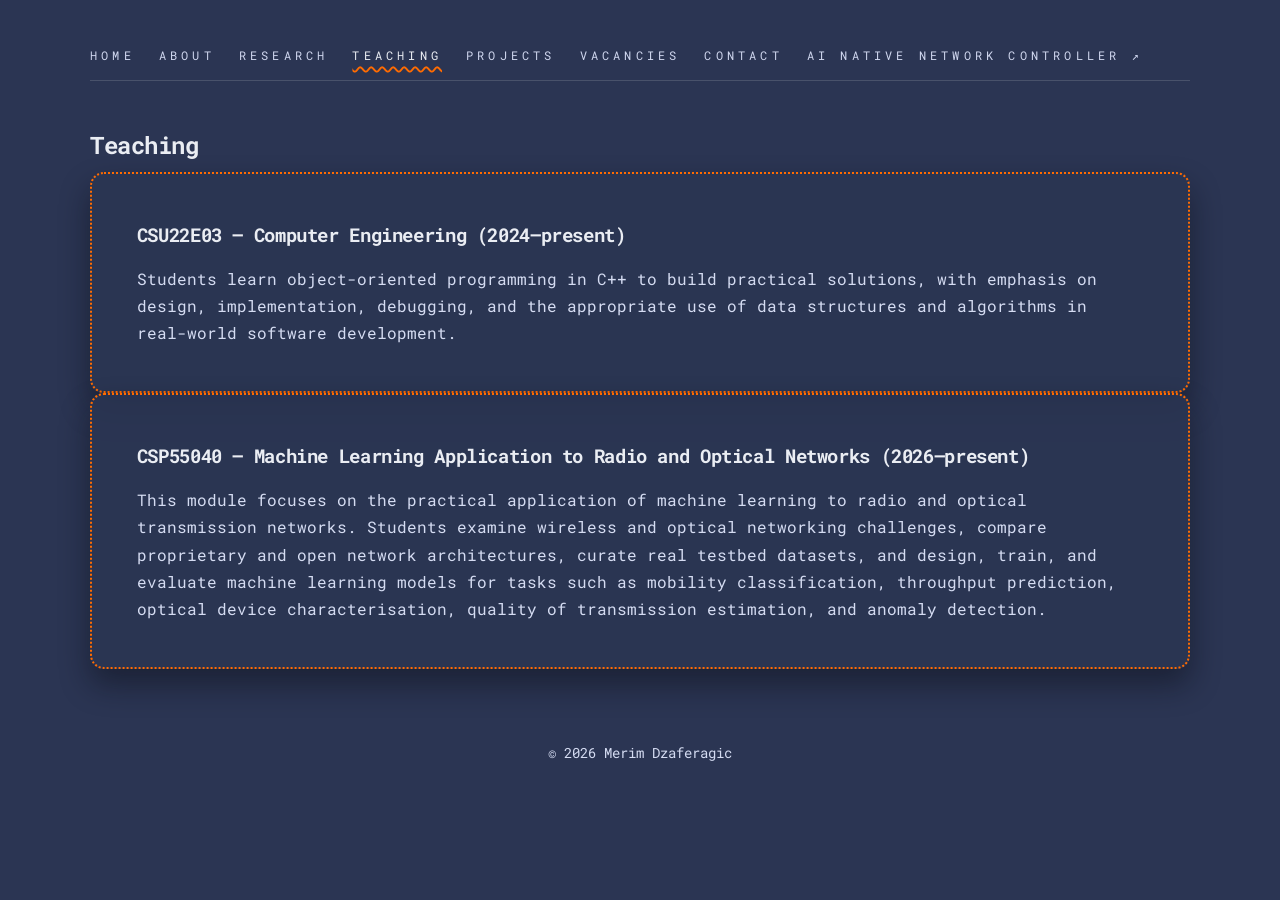
<file: teaching.html>
<!doctype html>
<html lang="en">
  <head>
    <meta charset="utf-8" />
    <meta name="viewport" content="width=device-width, initial-scale=1" />
    <title>Teaching · Merim Dzaferagic</title>
    <meta
      name="description"
      content="Course involvement and teaching philosophy of Merim Dzaferagic, including CSU22E03 Computer Engineering and CSP55040 Machine Learning Application to Radio and Optical Networks."
    />
    <link rel="preconnect" href="https://fonts.googleapis.com" />
    <link rel="preconnect" href="https://fonts.gstatic.com" crossorigin />
    <link rel="stylesheet" href="styles.css" />
  </head>
  <body>
    <a class="skip-link" href="#main-content">Skip to main content</a>
    <div class="page-shell">
      <header class="site-header">
        <input type="checkbox" id="nav-toggle" class="nav-toggle-checkbox" />
        <label for="nav-toggle" class="nav-toggle" aria-label="Toggle navigation">
          <span class="nav-toggle-icon" aria-hidden="true"></span>
        </label>
        <nav class="site-nav" aria-label="Primary">
          <a href="index.html">Home</a>
          <a href="about.html">About</a>
          <a href="research.html">Research</a>
          <a href="teaching.html" class="active" aria-current="page">Teaching</a>
          <a href="projects.html">Projects</a>
          <a href="vacancies.html">Vacancies</a>
          <a href="contact.html">Contact</a>
          <a href="https://merimdzaferagic.github.io/ai_nn_controller/index.html" target="_blank" rel="noreferrer">AI Native Network Controller ↗</a>
        </nav>
      </header>

      <main id="main-content">
        <section class="section">
          <div class="section-heading">
            <h1>Teaching</h1>
            <p class="section-subtitle">
            </p>
          </div>
          <div class="card teaching-card">
            <h3>CSU22E03 — Computer Engineering (2024–present)</h3>
            <p>
              Students learn object-oriented programming in C++ to build practical solutions, with emphasis on design,
              implementation, debugging, and the appropriate use of data structures and algorithms in real-world software
              development.
            </p>
          </div>

          <div class="card teaching-card">
            <h3>CSP55040 — Machine Learning Application to Radio and Optical Networks (2026–present)</h3>
            <p>
              This module focuses on the practical application of machine learning to radio and optical transmission
              networks. Students examine wireless and optical networking challenges, compare proprietary and open network
              architectures, curate real testbed datasets, and design, train, and evaluate machine learning models for
              tasks such as mobility classification, throughput prediction, optical device characterisation, quality of
              transmission estimation, and anomaly detection.
            </p>
          </div>
        </section>
      </main>

      <footer class="site-footer">
        <p>© 2026 Merim Dzaferagic</p>
      </footer>
    </div>
  </body>
</html>
</file>
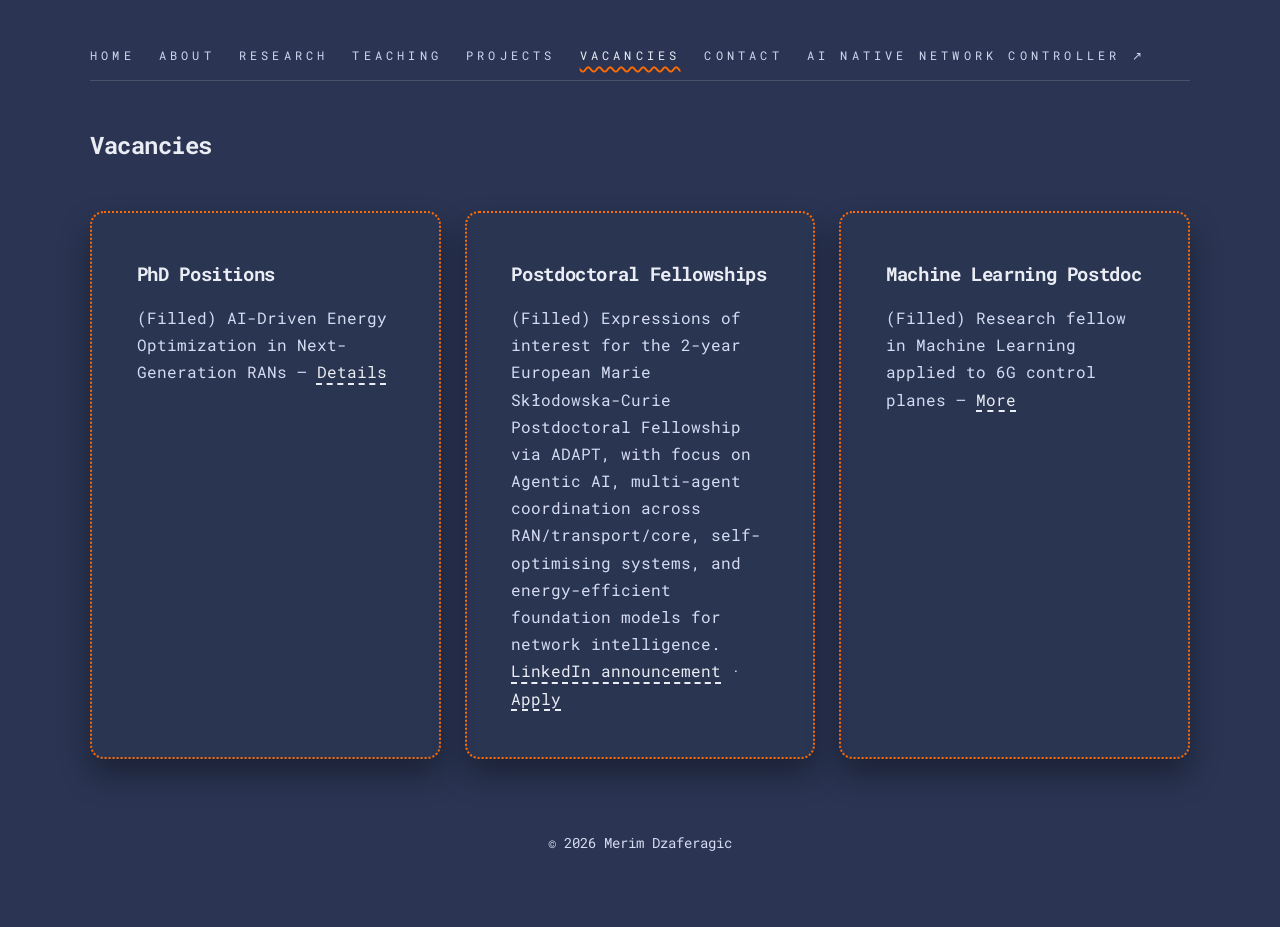
<file: vacancies.html>
<!doctype html>
<html lang="en">
  <head>
    <meta charset="utf-8" />
    <meta name="viewport" content="width=device-width, initial-scale=1" />
    <title>Vacancies · Merim Dzaferagic</title>
    <meta
      name="description"
      content="Industrial and academic openings coordinated by Merim Dzaferagic, including phased positions in distributed AI and networking."
    />
    <link rel="preconnect" href="https://fonts.googleapis.com" />
    <link rel="preconnect" href="https://fonts.gstatic.com" crossorigin />
    <link rel="stylesheet" href="styles.css" />
  </head>
  <body>
    <a class="skip-link" href="#main-content">Skip to main content</a>
    <div class="page-shell">
      <header class="site-header">
        <input type="checkbox" id="nav-toggle" class="nav-toggle-checkbox" />
        <label for="nav-toggle" class="nav-toggle" aria-label="Toggle navigation">
          <span class="nav-toggle-icon" aria-hidden="true"></span>
        </label>
        <nav class="site-nav" aria-label="Primary">
          <a href="index.html">Home</a>
          <a href="about.html">About</a>
          <a href="research.html">Research</a>
          <a href="teaching.html">Teaching</a>
          <a href="projects.html">Projects</a>
          <a href="vacancies.html" class="active" aria-current="page">Vacancies</a>
          <a href="contact.html">Contact</a>
          <a href="https://merimdzaferagic.github.io/ai_nn_controller/index.html" target="_blank" rel="noreferrer">AI Native Network Controller ↗</a>
        </nav>
      </header>

      <main id="main-content">
        <section class="section">
          <div class="section-heading">
            <h1>Vacancies</h1>
          </div>
          <div class="vacancies-grid">
            <article class="card vacancy">
              <h3>PhD Positions</h3>
              <p>
                (Filled) AI-Driven Energy Optimization in Next-Generation RANs — <a href="https://drive.google.com/file/d/140PBZe1M3ea1G7BJECcPiCC2nLCTDwMF/view?usp=drivesdk" target="_blank" rel="noreferrer">Details</a>
              </p>
            </article>
            <article class="card vacancy">
              <h3>Postdoctoral Fellowships</h3>
              <p>
                (Filled) Expressions of interest for the 2-year European Marie Skłodowska-Curie Postdoctoral Fellowship via ADAPT,
                with focus on Agentic AI, multi-agent coordination across RAN/transport/core, self-optimising systems, and energy-efficient foundation models for
                network intelligence. <a href="https://www.linkedin.com/posts/adapt-centre_6g-agenticai-multiagent-activity-7322530018083954688-xjTL" target="_blank" rel="noreferrer">LinkedIn announcement</a> ·
                <a href="https://www.adaptcentre.ie/careers/msca-postdoctoral-fellowships-2025/" target="_blank" rel="noreferrer">Apply</a>
              </p>
            </article>
            <article class="card vacancy">
              <h3>Machine Learning Postdoc</h3>
              <p>
                (Filled) Research fellow in Machine Learning applied to 6G control planes — <a href="https://drive.google.com/file/d/1uc-w0TX4xNM7d41rmlCFU1bulILlCQ9K/view?usp=drivesdk" target="_blank" rel="noreferrer">More</a>
              </p>
            </article>
          </div>
        </section>
      </main>

      <footer class="site-footer">
        <p>© 2026 Merim Dzaferagic</p>
      </footer>
    </div>
  </body>
</html>
</file>
<file: styles.css>
@import url('https://fonts.googleapis.com/css2?family=Roboto+Mono:wght@400;500;700&display=swap');

:root {
  --background: #212737;
  --foreground: #eaedf3;
  --accent: #ff6b01;
  --muted: #d5dcf2;
  --border: #ab4b08;
  --panel: #262c3b;
  --panel-soft: rgba(255, 255, 255, 0.03);
  --radius-lg: 22px;
  --radius-md: 14px;
  --shadow-soft: 0 16px 30px rgba(8, 10, 20, 0.45);
  --space-xs: 0.35rem;
  --space-sm: 0.9rem;
  --space-md: 1.5rem;
  --space-lg: 2.8rem;
  --space-xl: 3.6rem;
  --page-gutter: clamp(1rem, 2vw, 2.5rem);
}

*, *::before, *::after {
  box-sizing: border-box;
}

body {
  margin: 0;
  min-height: 100vh;
  font-family: 'Roboto Mono', ui-monospace, SFMono-Regular, Menlo, Monaco, Consolas, 'Liberation Mono', 'Courier New', monospace;
  color: var(--foreground);
  background: #2b3553;
  line-height: 1.7;
  text-rendering: optimizeLegibility;
  scroll-behavior: smooth;
  -webkit-font-smoothing: antialiased;
}

h1,
h2,
h3,
h4,
h5,
h6,
.eyebrow {
  font-family: 'Roboto Mono', ui-monospace, SFMono-Regular, Menlo, Monaco, Consolas, 'Liberation Mono', 'Courier New', monospace;
}

body::selection {
  background: rgba(255, 107, 1, 0.45);
  color: #03030a;
}

img,
svg {
  display: block;
  max-width: 100%;
  height: auto;
}

.page-shell {
  width: min(1100px, calc(100% - 2 * var(--page-gutter)));
  margin: 0 auto;
  padding: var(--space-lg) 0 var(--space-xl);
}

.skip-link {
  position: absolute;
  left: var(--page-gutter);
  top: -3rem;
  background: rgba(255, 255, 255, 0.08);
  color: var(--foreground);
  padding: var(--space-xs) var(--space-md);
  border-radius: 999px;
  border: 1px solid rgba(255, 255, 255, 0.25);
  text-decoration: none;
  font-size: 0.8rem;
  transition: top 0.2s ease;
  z-index: 5;
}

.skip-link:focus-visible {
  top: var(--page-gutter);
}

.site-header {
  display: flex;
  align-items: center;
  justify-content: space-between;
  border-bottom: 1px solid rgba(255, 255, 255, 0.14);
  padding-bottom: var(--space-sm);
  margin-bottom: var(--space-lg);
}

.site-nav {
  display: flex;
  flex-wrap: wrap;
  gap: var(--space-md);
  align-items: center;
}

.site-nav a {
  text-transform: uppercase;
  letter-spacing: 0.35em;
  font-size: 0.75rem;
  color: #d0d7ef;
  text-decoration: none;
  position: relative;
  display: inline-flex;
  align-items: center;
  transition: color 0.25s ease;
}

.site-nav a:hover,
.site-nav a:focus-visible,
.site-nav a.active {
  color: var(--foreground);
}

.site-nav a.active {
  text-decoration-line: underline;
  text-decoration-color: var(--accent);
  text-decoration-style: wavy;
  text-decoration-thickness: 2px;
  text-underline-offset: 0.35rem;
}

.nav-toggle-checkbox {
  position: absolute;
  opacity: 0;
  pointer-events: none;
}

.nav-toggle {
  display: none;
  width: 32px;
  height: 32px;
  border: 0;
  border-radius: 0;
  background: transparent;
  align-items: center;
  justify-content: center;
  cursor: pointer;
  padding: 0;
}

.nav-toggle-icon,
.nav-toggle-icon::before,
.nav-toggle-icon::after {
  width: 18px;
  height: 1.5px;
  background: rgba(234, 237, 243, 0.9);
  border-radius: 999px;
  display: block;
}

.nav-toggle-icon::before {
  content: '';
  position: relative;
  top: -6px;
}

.nav-toggle-icon::after {
  content: '';
  position: relative;
  top: 4px;
}

.hero {
  background: transparent;
  border: 0;
  border-radius: 0;
  padding: 0;
  display: grid;
  grid-template-columns: repeat(auto-fit, minmax(280px, 1fr));
  gap: var(--space-xl);
  box-shadow: none;
}

.hero-content h1 {
  margin: 0 0 var(--space-sm);
  font-size: clamp(2.5rem, 3vw, 3.8rem);
  line-height: 1.15;
}

.hero-content h1,
.section-heading h1,
.section-heading h2,
.card header h3,
.research-grid article h3,
.publication-group h3,
.teaching-card h3,
.vacancy h3,
.contact-card h3 {
  font-family: 'Roboto Mono', ui-monospace, SFMono-Regular, Menlo, Monaco, Consolas, 'Liberation Mono', 'Courier New', monospace;
  letter-spacing: -0.02em;
}

.hero .eyebrow {
  font-family: inherit;
  text-transform: uppercase;
  letter-spacing: 0.45em;
  font-size: 0.75rem;
  color: var(--accent);
  margin-bottom: var(--space-sm);
}

.hero p.intro {
  color: var(--muted);
  margin: 0;
}

.hero-actions {
  display: flex;
  flex-wrap: wrap;
  gap: var(--space-sm);
  margin-top: var(--space-lg);
}

.hero-media {
  display: flex;
  flex-direction: column;
}

.hero-image {
  background: rgba(43, 53, 83, 0.85);
  border: 2px dotted var(--accent);
  border-radius: var(--radius-md);
  padding: var(--space-sm);
  box-shadow: var(--shadow-soft);
  margin-bottom: var(--space-md);
}

.hero-image img {
  border-radius: calc(var(--radius-md) - 4px);
}

.hero-card,
.card,
.research-grid article,
.publication-group,
.teaching-card,
.vacancy,
.contact-card {
  background: rgba(43, 53, 83, 0.85);
  border: 2px dotted var(--accent);
  border-radius: var(--radius-md);
  padding: var(--space-lg);
  box-shadow: var(--shadow-soft);
}

.section {
  background: transparent;
  border: 0;
  border-radius: 0;
  padding: 0;
  box-shadow: none;
}

.section-heading h1,
.section-heading h2 {
  margin: 0 0 var(--space-xs);
}

.section-heading p {
  margin: 0;
  color: var(--muted);
}

.cards-grid,
.research-grid,
.about-grid,
.vacancies-grid {
  display: grid;
  grid-template-columns: repeat(auto-fit, minmax(260px, 1fr));
  gap: var(--space-xl);
  margin-top: var(--space-lg);
}

.cards-grid,
.research-grid,
.vacancies-grid {
  grid-template-columns: repeat(3, minmax(0, 1fr));
  gap: var(--space-md);
}

.card header h3,
.research-grid article h3,
.publication-group h3,
.teaching-card h3,
.vacancy h3,
.contact-card h3 {
  margin: 0 0 var(--space-sm);
  color: var(--foreground);
}

.card p,
.research-grid article p,
.publication-group p,
.teaching-card p,
.vacancy p,
.contact-card p,
.card ul li,
.research-grid article ul li,
.publication-group ul li,
.section p {
  margin: 0;
  color: var(--muted);
}

.publication-group ul,
.research-grid article ul {
  margin: 0;
  padding-left: 1rem;
}

.card p {
  line-height: 1.7;
}

.section ol,
.section ul,
.card ul,
.research-grid article ul,
.publication-group ul {
  color: var(--muted);
}

.publication-group {
  margin-top: var(--space-lg);
}

.btn {
  border-radius: 999px;
  padding: 0.85rem 1.5rem;
  text-transform: uppercase;
  letter-spacing: 0.18em;
  font-size: 0.8rem;
  border: 1px solid transparent;
  background: transparent;
  color: var(--foreground);
  cursor: pointer;
  transition: background 0.25s ease, color 0.25s ease, border-color 0.25s ease;
}

.btn.primary {
  background: var(--accent);
  color: #080a17;
}

.btn.ghost {
  border-color: rgba(255, 255, 255, 0.25);
}

.site-footer {
  text-align: center;
  color: var(--muted);
  padding: var(--space-xl) 0 0;
  font-size: 0.9rem;
}

a {
  color: var(--foreground);
  text-decoration: underline;
  text-decoration-color: currentColor;
  text-decoration-style: dashed;
  text-underline-offset: 0.3rem;
  text-decoration-thickness: 2px;
  transition: color 0.2s ease;
  text-rendering: optimizeLegibility;
}

a:hover,
a:focus-visible {
  color: var(--accent);
}

a:focus-visible {
  outline: 2px dashed rgba(255, 255, 255, 0.7);
  outline-offset: 3px;
}

.active-nav {
  text-decoration-style: wavy;
  text-decoration-color: var(--accent);
  text-decoration-thickness: 3px;
}

@media (max-width: 1000px) {
  .cards-grid,
  .research-grid,
  .vacancies-grid {
    grid-template-columns: repeat(2, minmax(0, 1fr));
  }
}

@media (max-width: 900px) {
  .site-header {
    justify-content: flex-end;
    align-items: center;
    flex-wrap: wrap;
    row-gap: var(--space-sm);
  }

  .nav-toggle {
    display: inline-flex;
    margin-left: auto;
  }

  .site-nav {
    width: 100%;
    order: 3;
    display: flex;
    flex-direction: column;
    align-items: flex-end;
    gap: var(--space-sm);
    max-height: 0;
    overflow: hidden;
    padding: 0;
    margin-top: 0;
    background: transparent;
    transition: max-height 0.3s ease, padding 0.3s ease, margin-top 0.3s ease;
  }

  .nav-toggle-checkbox:checked ~ .site-nav {
    max-height: 420px;
    padding-top: var(--space-sm);
    margin-top: var(--space-sm);
  }

  .site-nav a {
    width: 100%;
    text-align: right;
    font-size: 0.95rem;
  }
}

@media (max-width: 520px) {
  .page-shell {
    width: 100%;
    padding: var(--space-lg) var(--space-md) var(--space-xl);
  }

  .hero {
    padding: var(--space-lg);
  }

  .cards-grid,
  .research-grid,
  .vacancies-grid {
    grid-template-columns: 1fr;
    gap: var(--space-lg);
  }

  .hero-actions {
    flex-direction: column;
    align-items: stretch;
  }
}


.publication-group ul li {
  margin-bottom: 0.8rem;
}

.publication-group ul li:last-child {
  margin-bottom: 0;
}
</file>
